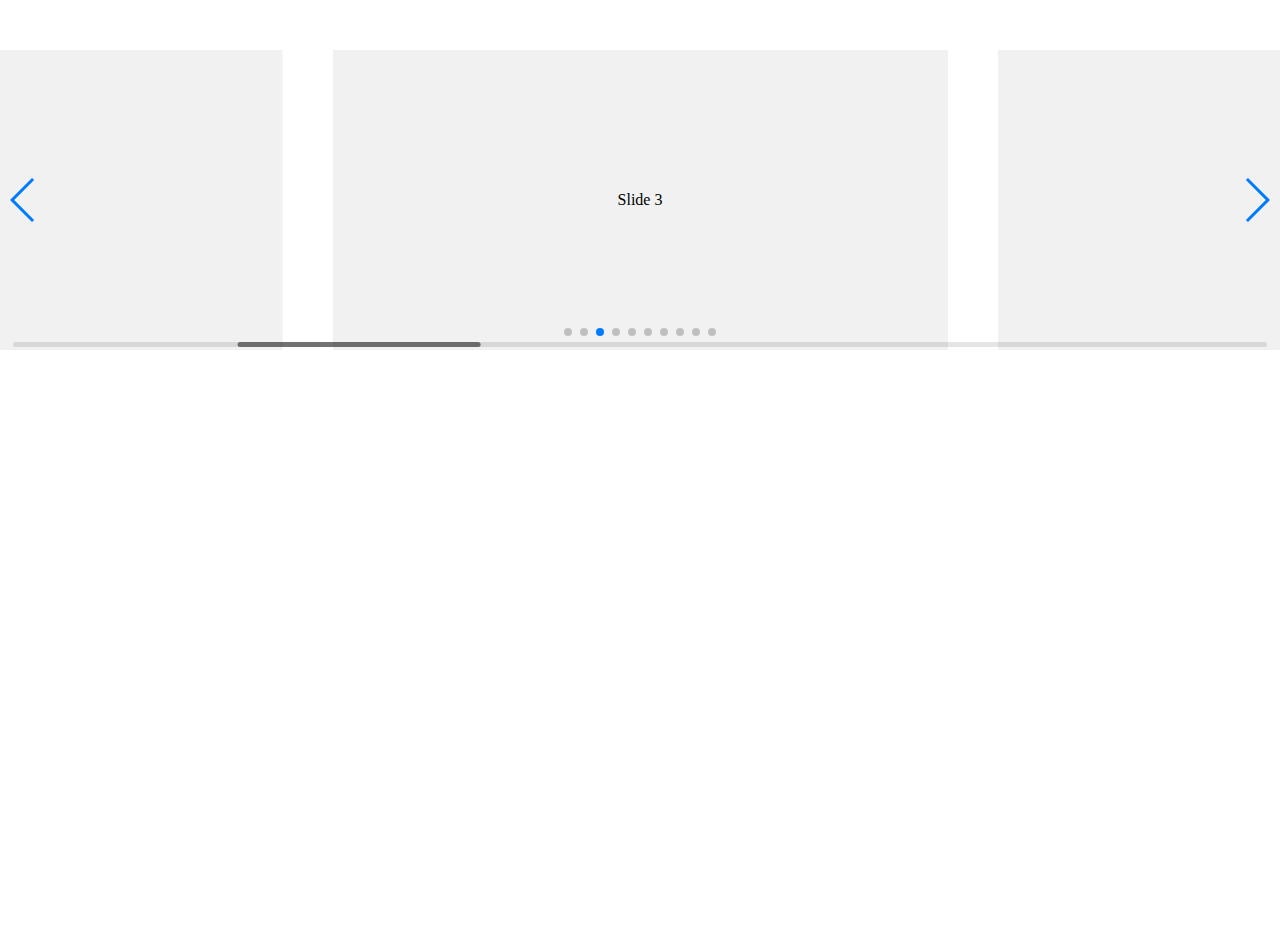
<file: swiper-4.4.2/playground/index.html>
<!doctype html>
<html lang="en">
<head>
    <meta charset="UTF-8">
    <title>Swiper Playground</title>
    <link rel="stylesheet" href="../dist/css/swiper.min.css">
    <meta name="viewport" content="width=device-width">
</head>
<body>
    <div class="swiper-container">
        <div class="swiper-scrollbar"></div>
        <div class="swiper-button-prev"></div>
        <div class="swiper-button-next"></div>
        <div class="swiper-wrapper">
            <div class="swiper-slide">Slide 1</div>
            <div class="swiper-slide">Slide 2</div>
            <div class="swiper-slide">Slide 3</div>
            <div class="swiper-slide">Slide 4</div>
            <div class="swiper-slide">Slide 5</div>
            <div class="swiper-slide">Slide 6</div>
            <div class="swiper-slide">Slide 7</div>
            <div class="swiper-slide">Slide 8</div>
            <div class="swiper-slide">Slide 9</div>
            <div class="swiper-slide">Slide 10</div>
        </div>
        <div class="swiper-pagination"></div>
    </div>
    <style>
    body, html {
        padding: 0;
        margin: 0;
        position: relative;
        height: 100%;
    }
    .swiper-container {
        width: 100%;
        height: 300px;
        margin: 50px auto;
    }
    .swiper-slide {
        background: #f1f1f1;
        color:#000;
        text-align: center;
        line-height: 300px;
    }
    </style>
    <script src="../dist/js/swiper.min.js"></script>
    <script>
        var swiper = new Swiper({
            el: '.swiper-container',
            initialSlide: 2,
            spaceBetween: 50,
            slidesPerView: 2,
            centeredSlides: true,
            slideToClickedSlide: true,
            grabCursor: true,
            scrollbar: {
              el: '.swiper-scrollbar',
            },
            mousewheel: {
              enabled: true,
            },
            keyboard: {
              enabled: true,
            },
            pagination: {
              el: '.swiper-pagination',
            },
            navigation: {
              nextEl: '.swiper-button-next',
              prevEl: '.swiper-button-prev',
            },
        });
    </script>
</body>
</html>
</file>
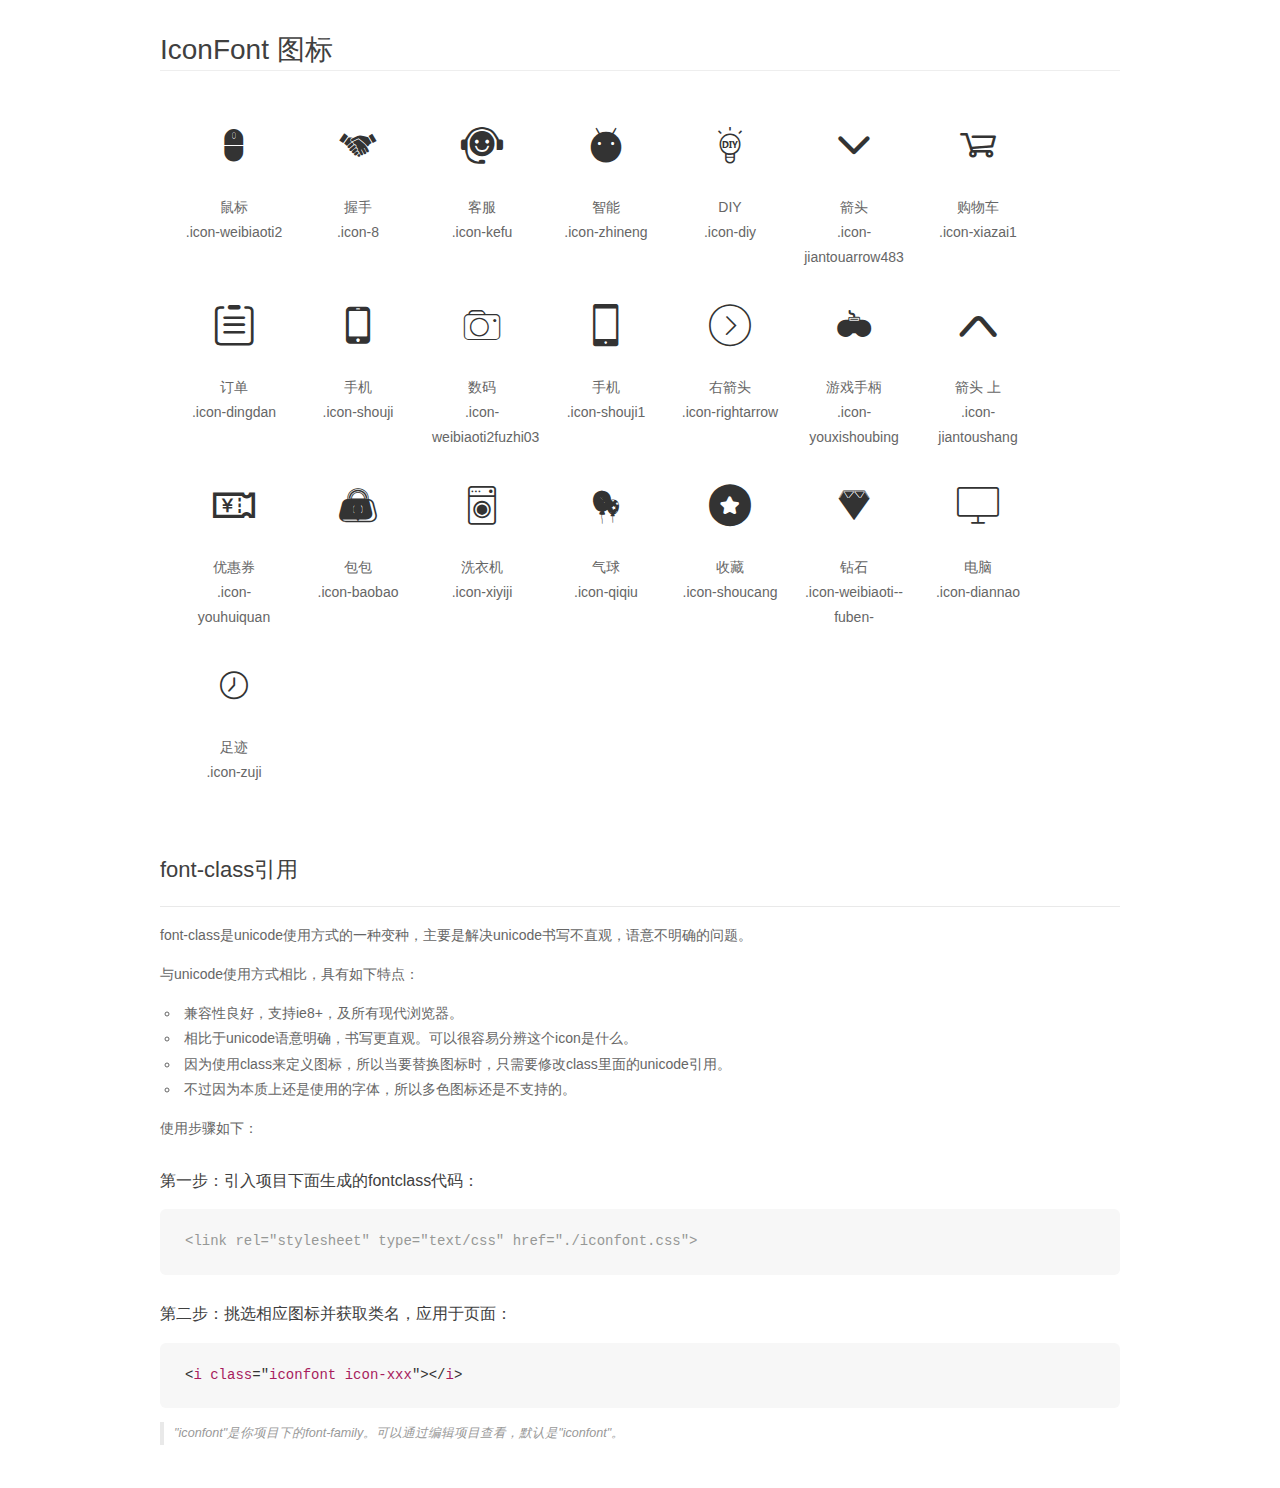
<file: font/demo_fontclass.html>
<!DOCTYPE html>
<html>
<head>
    <meta charset="utf-8"/>
    <title>IconFont</title>
    <link rel="stylesheet" href="demo.css">
    <link rel="stylesheet" href="iconfont.css">
</head>
<body>
    <div class="main markdown">
        <h1>IconFont 图标</h1>
        <ul class="icon_lists clear">
            
                <li>
                <i class="icon iconfont icon-weibiaoti2"></i>
                    <div class="name">鼠标</div>
                    <div class="fontclass">.icon-weibiaoti2</div>
                </li>
            
                <li>
                <i class="icon iconfont icon-8"></i>
                    <div class="name">握手</div>
                    <div class="fontclass">.icon-8</div>
                </li>
            
                <li>
                <i class="icon iconfont icon-kefu"></i>
                    <div class="name">客服</div>
                    <div class="fontclass">.icon-kefu</div>
                </li>
            
                <li>
                <i class="icon iconfont icon-zhineng"></i>
                    <div class="name">智能</div>
                    <div class="fontclass">.icon-zhineng</div>
                </li>
            
                <li>
                <i class="icon iconfont icon-diy"></i>
                    <div class="name">DIY</div>
                    <div class="fontclass">.icon-diy</div>
                </li>
            
                <li>
                <i class="icon iconfont icon-jiantouarrow483"></i>
                    <div class="name">箭头</div>
                    <div class="fontclass">.icon-jiantouarrow483</div>
                </li>
            
                <li>
                <i class="icon iconfont icon-xiazai1"></i>
                    <div class="name">购物车</div>
                    <div class="fontclass">.icon-xiazai1</div>
                </li>
            
                <li>
                <i class="icon iconfont icon-dingdan"></i>
                    <div class="name">订单</div>
                    <div class="fontclass">.icon-dingdan</div>
                </li>
            
                <li>
                <i class="icon iconfont icon-shouji"></i>
                    <div class="name">手机</div>
                    <div class="fontclass">.icon-shouji</div>
                </li>
            
                <li>
                <i class="icon iconfont icon-weibiaoti2fuzhi03"></i>
                    <div class="name">数码</div>
                    <div class="fontclass">.icon-weibiaoti2fuzhi03</div>
                </li>
            
                <li>
                <i class="icon iconfont icon-shouji1"></i>
                    <div class="name">手机</div>
                    <div class="fontclass">.icon-shouji1</div>
                </li>
            
                <li>
                <i class="icon iconfont icon-rightarrow"></i>
                    <div class="name">右箭头</div>
                    <div class="fontclass">.icon-rightarrow</div>
                </li>
            
                <li>
                <i class="icon iconfont icon-youxishoubing"></i>
                    <div class="name">游戏手柄</div>
                    <div class="fontclass">.icon-youxishoubing</div>
                </li>
            
                <li>
                <i class="icon iconfont icon-jiantoushang"></i>
                    <div class="name">箭头 上</div>
                    <div class="fontclass">.icon-jiantoushang</div>
                </li>
            
                <li>
                <i class="icon iconfont icon-youhuiquan"></i>
                    <div class="name">优惠券</div>
                    <div class="fontclass">.icon-youhuiquan</div>
                </li>
            
                <li>
                <i class="icon iconfont icon-baobao"></i>
                    <div class="name">包包</div>
                    <div class="fontclass">.icon-baobao</div>
                </li>
            
                <li>
                <i class="icon iconfont icon-xiyiji"></i>
                    <div class="name">洗衣机</div>
                    <div class="fontclass">.icon-xiyiji</div>
                </li>
            
                <li>
                <i class="icon iconfont icon-qiqiu"></i>
                    <div class="name">气球</div>
                    <div class="fontclass">.icon-qiqiu</div>
                </li>
            
                <li>
                <i class="icon iconfont icon-shoucang"></i>
                    <div class="name">收藏</div>
                    <div class="fontclass">.icon-shoucang</div>
                </li>
            
                <li>
                <i class="icon iconfont icon-weibiaoti--fuben-"></i>
                    <div class="name">钻石</div>
                    <div class="fontclass">.icon-weibiaoti--fuben-</div>
                </li>
            
                <li>
                <i class="icon iconfont icon-diannao"></i>
                    <div class="name">电脑</div>
                    <div class="fontclass">.icon-diannao</div>
                </li>
            
                <li>
                <i class="icon iconfont icon-zuji"></i>
                    <div class="name">足迹</div>
                    <div class="fontclass">.icon-zuji</div>
                </li>
            
        </ul>

        <h2 id="font-class-">font-class引用</h2>
        <hr>

        <p>font-class是unicode使用方式的一种变种，主要是解决unicode书写不直观，语意不明确的问题。</p>
        <p>与unicode使用方式相比，具有如下特点：</p>
        <ul>
        <li>兼容性良好，支持ie8+，及所有现代浏览器。</li>
        <li>相比于unicode语意明确，书写更直观。可以很容易分辨这个icon是什么。</li>
        <li>因为使用class来定义图标，所以当要替换图标时，只需要修改class里面的unicode引用。</li>
        <li>不过因为本质上还是使用的字体，所以多色图标还是不支持的。</li>
        </ul>
        <p>使用步骤如下：</p>
        <h3 id="-fontclass-">第一步：引入项目下面生成的fontclass代码：</h3>


        <pre><code class="lang-js hljs javascript"><span class="hljs-comment">&lt;link rel="stylesheet" type="text/css" href="./iconfont.css"&gt;</span></code></pre>
        <h3 id="-">第二步：挑选相应图标并获取类名，应用于页面：</h3>
        <pre><code class="lang-css hljs">&lt;<span class="hljs-selector-tag">i</span> <span class="hljs-selector-tag">class</span>="<span class="hljs-selector-tag">iconfont</span> <span class="hljs-selector-tag">icon-xxx</span>"&gt;&lt;/<span class="hljs-selector-tag">i</span>&gt;</code></pre>
        <blockquote>
        <p>"iconfont"是你项目下的font-family。可以通过编辑项目查看，默认是"iconfont"。</p>
        </blockquote>
    </div>
</body>
</html>
</file>
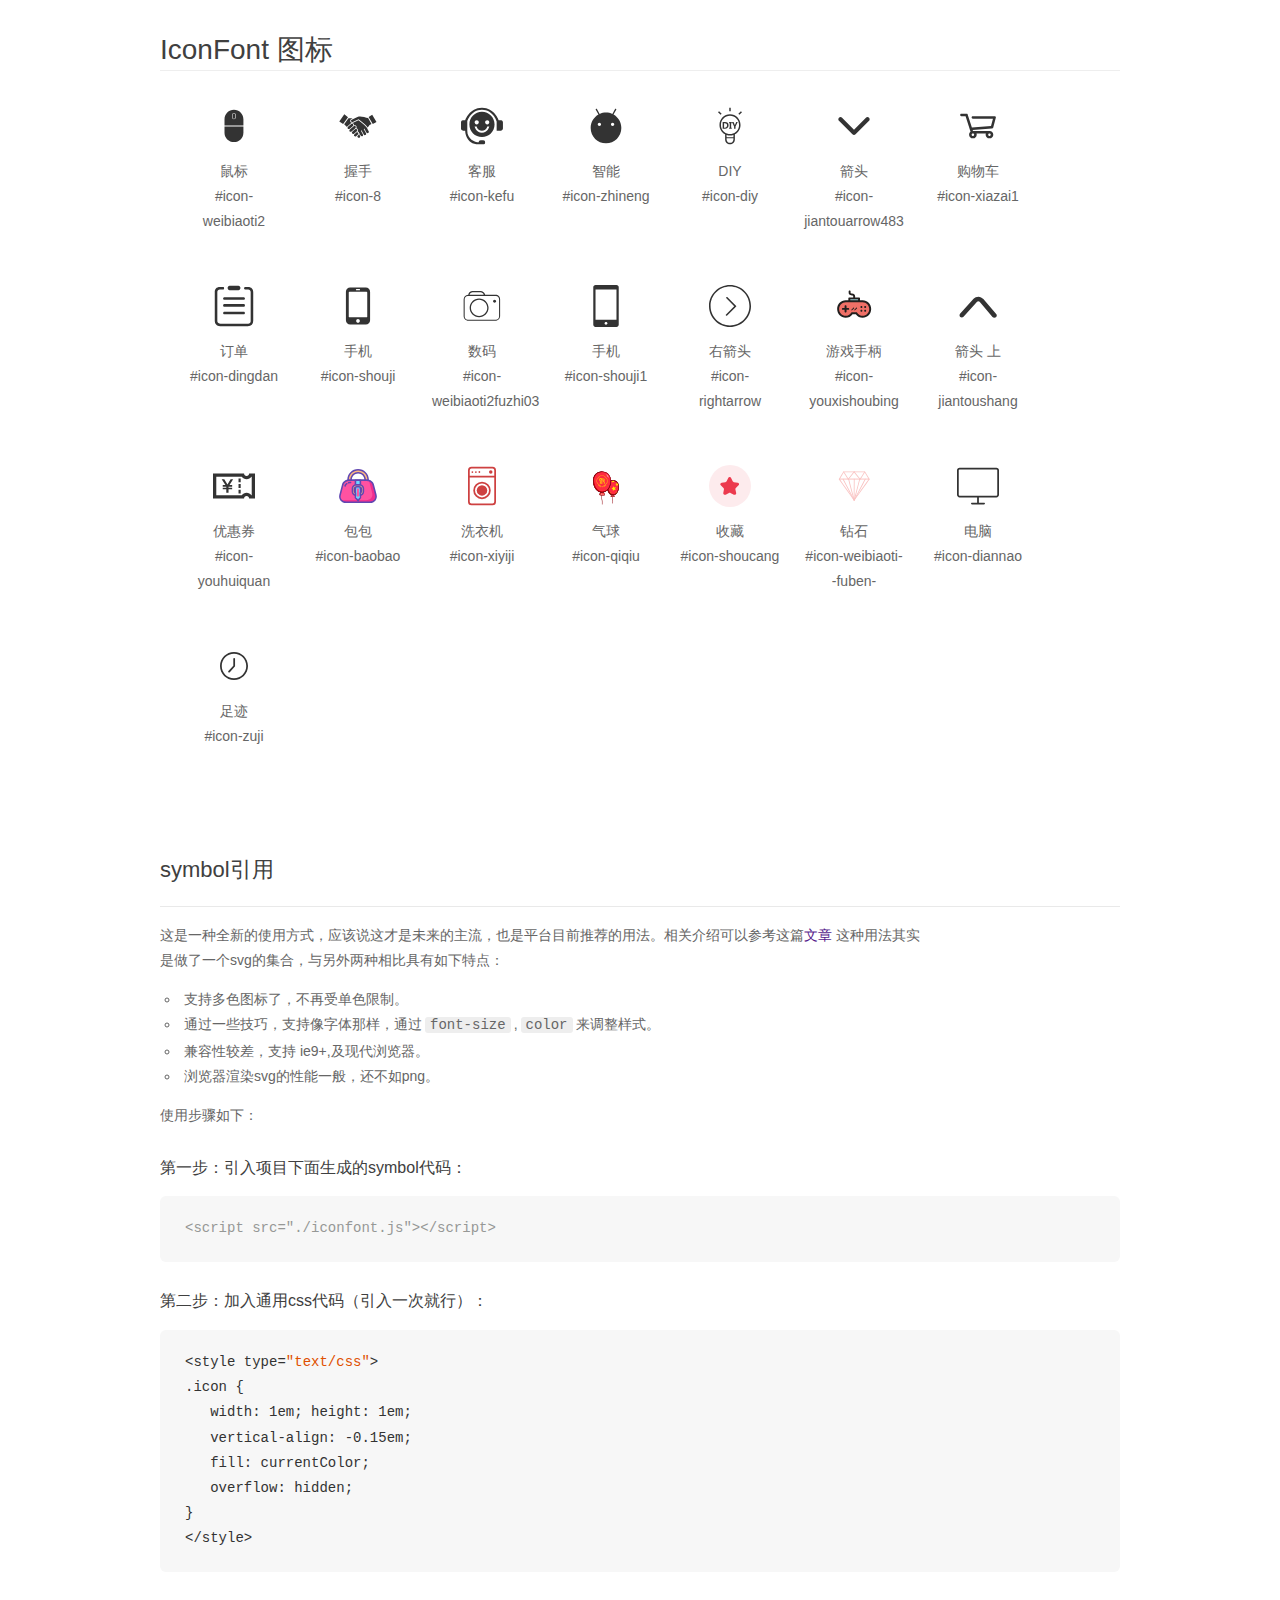
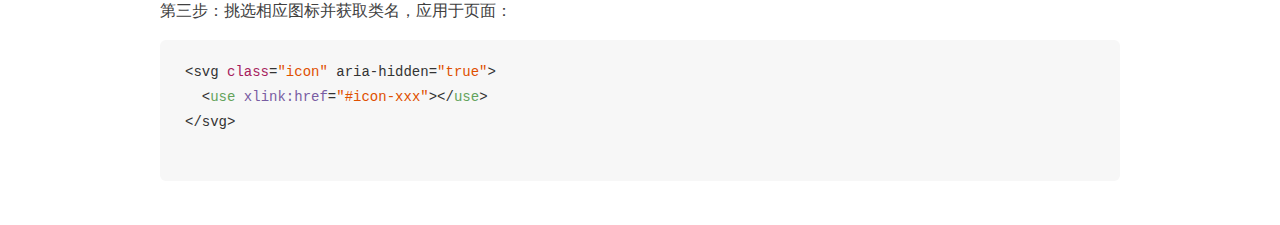
<file: font/demo_symbol.html>
<!DOCTYPE html>
<html>
<head>
    <meta charset="utf-8"/>
    <title>IconFont</title>
    <link rel="stylesheet" href="demo.css">
    <script src="iconfont.js"></script>

    <style type="text/css">
        .icon {
          /* 通过设置 font-size 来改变图标大小 */
          width: 1em; height: 1em;
          /* 图标和文字相邻时，垂直对齐 */
          vertical-align: -0.15em;
          /* 通过设置 color 来改变 SVG 的颜色/fill */
          fill: currentColor;
          /* path 和 stroke 溢出 viewBox 部分在 IE 下会显示
             normalize.css 中也包含这行 */
          overflow: hidden;
        }

    </style>
</head>
<body>
    <div class="main markdown">
        <h1>IconFont 图标</h1>
        <ul class="icon_lists clear">
            
                <li>
                    <svg class="icon" aria-hidden="true">
                        <use xlink:href="#icon-weibiaoti2"></use>
                    </svg>
                    <div class="name">鼠标</div>
                    <div class="fontclass">#icon-weibiaoti2</div>
                </li>
            
                <li>
                    <svg class="icon" aria-hidden="true">
                        <use xlink:href="#icon-8"></use>
                    </svg>
                    <div class="name">握手</div>
                    <div class="fontclass">#icon-8</div>
                </li>
            
                <li>
                    <svg class="icon" aria-hidden="true">
                        <use xlink:href="#icon-kefu"></use>
                    </svg>
                    <div class="name">客服</div>
                    <div class="fontclass">#icon-kefu</div>
                </li>
            
                <li>
                    <svg class="icon" aria-hidden="true">
                        <use xlink:href="#icon-zhineng"></use>
                    </svg>
                    <div class="name">智能</div>
                    <div class="fontclass">#icon-zhineng</div>
                </li>
            
                <li>
                    <svg class="icon" aria-hidden="true">
                        <use xlink:href="#icon-diy"></use>
                    </svg>
                    <div class="name">DIY</div>
                    <div class="fontclass">#icon-diy</div>
                </li>
            
                <li>
                    <svg class="icon" aria-hidden="true">
                        <use xlink:href="#icon-jiantouarrow483"></use>
                    </svg>
                    <div class="name">箭头</div>
                    <div class="fontclass">#icon-jiantouarrow483</div>
                </li>
            
                <li>
                    <svg class="icon" aria-hidden="true">
                        <use xlink:href="#icon-xiazai1"></use>
                    </svg>
                    <div class="name">购物车</div>
                    <div class="fontclass">#icon-xiazai1</div>
                </li>
            
                <li>
                    <svg class="icon" aria-hidden="true">
                        <use xlink:href="#icon-dingdan"></use>
                    </svg>
                    <div class="name">订单</div>
                    <div class="fontclass">#icon-dingdan</div>
                </li>
            
                <li>
                    <svg class="icon" aria-hidden="true">
                        <use xlink:href="#icon-shouji"></use>
                    </svg>
                    <div class="name">手机</div>
                    <div class="fontclass">#icon-shouji</div>
                </li>
            
                <li>
                    <svg class="icon" aria-hidden="true">
                        <use xlink:href="#icon-weibiaoti2fuzhi03"></use>
                    </svg>
                    <div class="name">数码</div>
                    <div class="fontclass">#icon-weibiaoti2fuzhi03</div>
                </li>
            
                <li>
                    <svg class="icon" aria-hidden="true">
                        <use xlink:href="#icon-shouji1"></use>
                    </svg>
                    <div class="name">手机</div>
                    <div class="fontclass">#icon-shouji1</div>
                </li>
            
                <li>
                    <svg class="icon" aria-hidden="true">
                        <use xlink:href="#icon-rightarrow"></use>
                    </svg>
                    <div class="name">右箭头</div>
                    <div class="fontclass">#icon-rightarrow</div>
                </li>
            
                <li>
                    <svg class="icon" aria-hidden="true">
                        <use xlink:href="#icon-youxishoubing"></use>
                    </svg>
                    <div class="name">游戏手柄</div>
                    <div class="fontclass">#icon-youxishoubing</div>
                </li>
            
                <li>
                    <svg class="icon" aria-hidden="true">
                        <use xlink:href="#icon-jiantoushang"></use>
                    </svg>
                    <div class="name">箭头 上</div>
                    <div class="fontclass">#icon-jiantoushang</div>
                </li>
            
                <li>
                    <svg class="icon" aria-hidden="true">
                        <use xlink:href="#icon-youhuiquan"></use>
                    </svg>
                    <div class="name">优惠券</div>
                    <div class="fontclass">#icon-youhuiquan</div>
                </li>
            
                <li>
                    <svg class="icon" aria-hidden="true">
                        <use xlink:href="#icon-baobao"></use>
                    </svg>
                    <div class="name">包包</div>
                    <div class="fontclass">#icon-baobao</div>
                </li>
            
                <li>
                    <svg class="icon" aria-hidden="true">
                        <use xlink:href="#icon-xiyiji"></use>
                    </svg>
                    <div class="name">洗衣机</div>
                    <div class="fontclass">#icon-xiyiji</div>
                </li>
            
                <li>
                    <svg class="icon" aria-hidden="true">
                        <use xlink:href="#icon-qiqiu"></use>
                    </svg>
                    <div class="name">气球</div>
                    <div class="fontclass">#icon-qiqiu</div>
                </li>
            
                <li>
                    <svg class="icon" aria-hidden="true">
                        <use xlink:href="#icon-shoucang"></use>
                    </svg>
                    <div class="name">收藏</div>
                    <div class="fontclass">#icon-shoucang</div>
                </li>
            
                <li>
                    <svg class="icon" aria-hidden="true">
                        <use xlink:href="#icon-weibiaoti--fuben-"></use>
                    </svg>
                    <div class="name">钻石</div>
                    <div class="fontclass">#icon-weibiaoti--fuben-</div>
                </li>
            
                <li>
                    <svg class="icon" aria-hidden="true">
                        <use xlink:href="#icon-diannao"></use>
                    </svg>
                    <div class="name">电脑</div>
                    <div class="fontclass">#icon-diannao</div>
                </li>
            
                <li>
                    <svg class="icon" aria-hidden="true">
                        <use xlink:href="#icon-zuji"></use>
                    </svg>
                    <div class="name">足迹</div>
                    <div class="fontclass">#icon-zuji</div>
                </li>
            
        </ul>


        <h2 id="symbol-">symbol引用</h2>
        <hr>

        <p>这是一种全新的使用方式，应该说这才是未来的主流，也是平台目前推荐的用法。相关介绍可以参考这篇<a href="">文章</a>
        这种用法其实是做了一个svg的集合，与另外两种相比具有如下特点：</p>
        <ul>
          <li>支持多色图标了，不再受单色限制。</li>
          <li>通过一些技巧，支持像字体那样，通过<code>font-size</code>,<code>color</code>来调整样式。</li>
          <li>兼容性较差，支持 ie9+,及现代浏览器。</li>
          <li>浏览器渲染svg的性能一般，还不如png。</li>
        </ul>
        <p>使用步骤如下：</p>
        <h3 id="-symbol-">第一步：引入项目下面生成的symbol代码：</h3>
        <pre><code class="lang-js hljs javascript"><span class="hljs-comment">&lt;script src="./iconfont.js"&gt;&lt;/script&gt;</span></code></pre>
        <h3 id="-css-">第二步：加入通用css代码（引入一次就行）：</h3>
        <pre><code class="lang-js hljs javascript">&lt;style type=<span class="hljs-string">"text/css"</span>&gt;
.icon {
   width: <span class="hljs-number">1</span>em; height: <span class="hljs-number">1</span>em;
   vertical-align: <span class="hljs-number">-0.15</span>em;
   fill: currentColor;
   overflow: hidden;
}
&lt;<span class="hljs-regexp">/style&gt;</span></code></pre>
        <h3 id="-">第三步：挑选相应图标并获取类名，应用于页面：</h3>
        <pre><code class="lang-js hljs javascript">&lt;svg <span class="hljs-class"><span class="hljs-keyword">class</span></span>=<span class="hljs-string">"icon"</span> aria-hidden=<span class="hljs-string">"true"</span>&gt;<span class="xml"><span class="hljs-tag">
  &lt;<span class="hljs-name">use</span> <span class="hljs-attr">xlink:href</span>=<span class="hljs-string">"#icon-xxx"</span>&gt;</span><span class="hljs-tag">&lt;/<span class="hljs-name">use</span>&gt;</span>
</span>&lt;<span class="hljs-regexp">/svg&gt;
        </span></code></pre>
    </div>
</body>
</html>
</file>
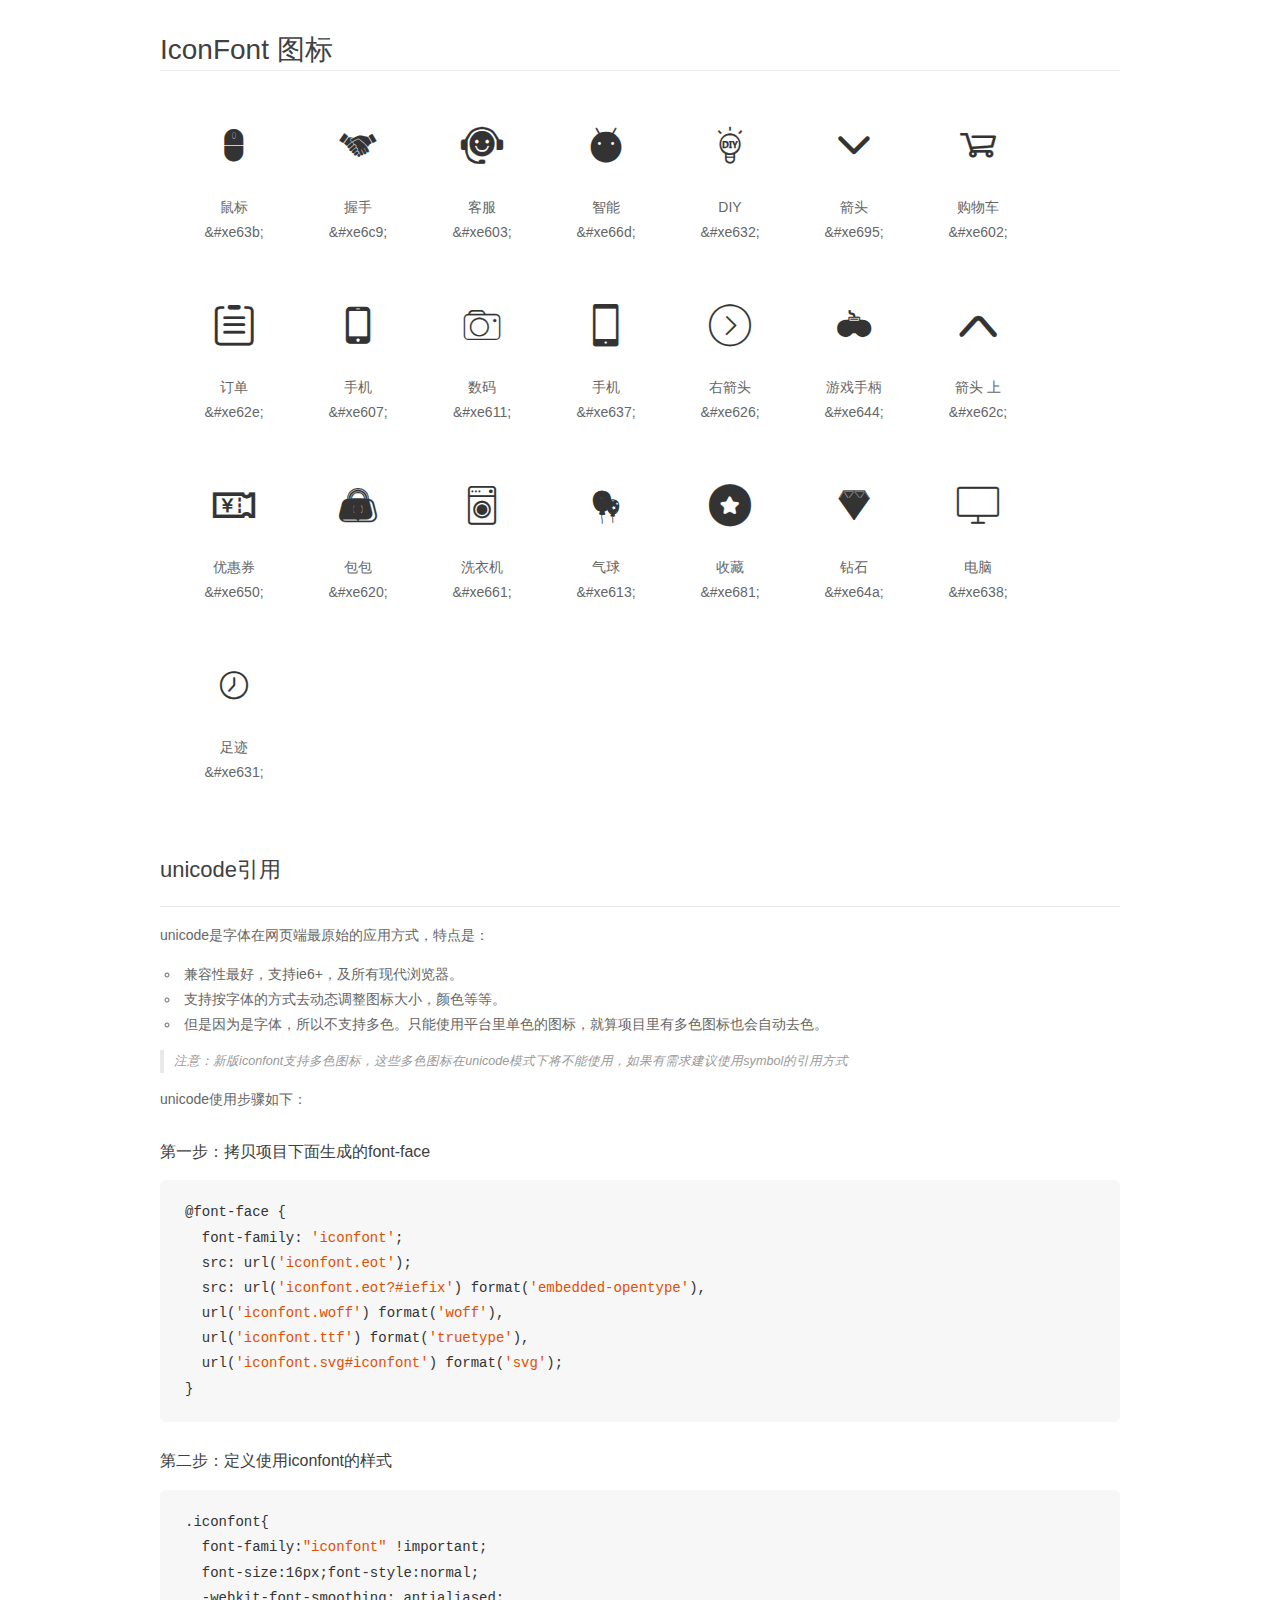
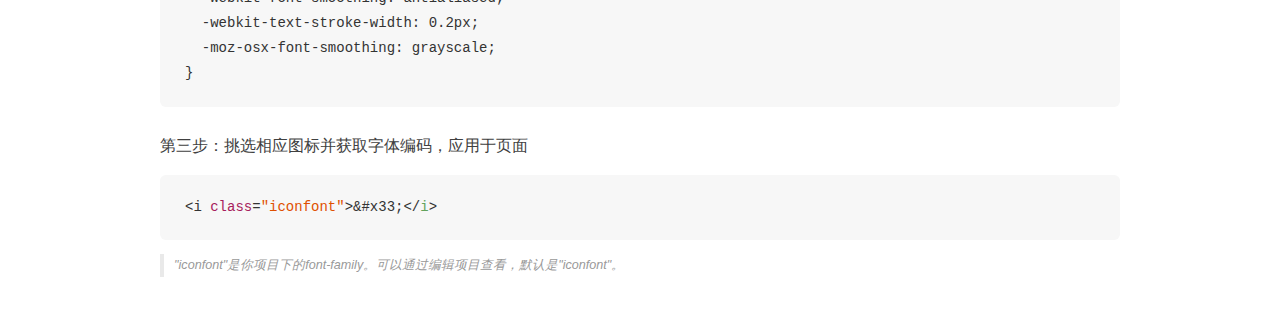
<file: font/demo_unicode.html>
<!DOCTYPE html>
<html>
<head>
    <meta charset="utf-8"/>
    <title>IconFont</title>
    <link rel="stylesheet" href="demo.css">

    <style type="text/css">

        @font-face {font-family: "iconfont";
          src: url('iconfont.eot'); /* IE9*/
          src: url('iconfont.eot#iefix') format('embedded-opentype'), /* IE6-IE8 */
          url('iconfont.woff') format('woff'), /* chrome, firefox */
          url('iconfont.ttf') format('truetype'), /* chrome, firefox, opera, Safari, Android, iOS 4.2+*/
          url('iconfont.svg#iconfont') format('svg'); /* iOS 4.1- */
        }

        .iconfont {
          font-family:"iconfont" !important;
          font-size:16px;
          font-style:normal;
          -webkit-font-smoothing: antialiased;
          -webkit-text-stroke-width: 0.2px;
          -moz-osx-font-smoothing: grayscale;
        }

    </style>
</head>
<body>
    <div class="main markdown">
        <h1>IconFont 图标</h1>
        <ul class="icon_lists clear">
            
                <li>
                <i class="icon iconfont">&#xe63b;</i>
                    <div class="name">鼠标</div>
                    <div class="code">&amp;#xe63b;</div>
                </li>
            
                <li>
                <i class="icon iconfont">&#xe6c9;</i>
                    <div class="name">握手</div>
                    <div class="code">&amp;#xe6c9;</div>
                </li>
            
                <li>
                <i class="icon iconfont">&#xe603;</i>
                    <div class="name">客服</div>
                    <div class="code">&amp;#xe603;</div>
                </li>
            
                <li>
                <i class="icon iconfont">&#xe66d;</i>
                    <div class="name">智能</div>
                    <div class="code">&amp;#xe66d;</div>
                </li>
            
                <li>
                <i class="icon iconfont">&#xe632;</i>
                    <div class="name">DIY</div>
                    <div class="code">&amp;#xe632;</div>
                </li>
            
                <li>
                <i class="icon iconfont">&#xe695;</i>
                    <div class="name">箭头</div>
                    <div class="code">&amp;#xe695;</div>
                </li>
            
                <li>
                <i class="icon iconfont">&#xe602;</i>
                    <div class="name">购物车</div>
                    <div class="code">&amp;#xe602;</div>
                </li>
            
                <li>
                <i class="icon iconfont">&#xe62e;</i>
                    <div class="name">订单</div>
                    <div class="code">&amp;#xe62e;</div>
                </li>
            
                <li>
                <i class="icon iconfont">&#xe607;</i>
                    <div class="name">手机</div>
                    <div class="code">&amp;#xe607;</div>
                </li>
            
                <li>
                <i class="icon iconfont">&#xe611;</i>
                    <div class="name">数码</div>
                    <div class="code">&amp;#xe611;</div>
                </li>
            
                <li>
                <i class="icon iconfont">&#xe637;</i>
                    <div class="name">手机</div>
                    <div class="code">&amp;#xe637;</div>
                </li>
            
                <li>
                <i class="icon iconfont">&#xe626;</i>
                    <div class="name">右箭头</div>
                    <div class="code">&amp;#xe626;</div>
                </li>
            
                <li>
                <i class="icon iconfont">&#xe644;</i>
                    <div class="name">游戏手柄</div>
                    <div class="code">&amp;#xe644;</div>
                </li>
            
                <li>
                <i class="icon iconfont">&#xe62c;</i>
                    <div class="name">箭头 上</div>
                    <div class="code">&amp;#xe62c;</div>
                </li>
            
                <li>
                <i class="icon iconfont">&#xe650;</i>
                    <div class="name">优惠券</div>
                    <div class="code">&amp;#xe650;</div>
                </li>
            
                <li>
                <i class="icon iconfont">&#xe620;</i>
                    <div class="name">包包</div>
                    <div class="code">&amp;#xe620;</div>
                </li>
            
                <li>
                <i class="icon iconfont">&#xe661;</i>
                    <div class="name">洗衣机</div>
                    <div class="code">&amp;#xe661;</div>
                </li>
            
                <li>
                <i class="icon iconfont">&#xe613;</i>
                    <div class="name">气球</div>
                    <div class="code">&amp;#xe613;</div>
                </li>
            
                <li>
                <i class="icon iconfont">&#xe681;</i>
                    <div class="name">收藏</div>
                    <div class="code">&amp;#xe681;</div>
                </li>
            
                <li>
                <i class="icon iconfont">&#xe64a;</i>
                    <div class="name">钻石</div>
                    <div class="code">&amp;#xe64a;</div>
                </li>
            
                <li>
                <i class="icon iconfont">&#xe638;</i>
                    <div class="name">电脑</div>
                    <div class="code">&amp;#xe638;</div>
                </li>
            
                <li>
                <i class="icon iconfont">&#xe631;</i>
                    <div class="name">足迹</div>
                    <div class="code">&amp;#xe631;</div>
                </li>
            
        </ul>
        <h2 id="unicode-">unicode引用</h2>
        <hr>

        <p>unicode是字体在网页端最原始的应用方式，特点是：</p>
        <ul>
        <li>兼容性最好，支持ie6+，及所有现代浏览器。</li>
        <li>支持按字体的方式去动态调整图标大小，颜色等等。</li>
        <li>但是因为是字体，所以不支持多色。只能使用平台里单色的图标，就算项目里有多色图标也会自动去色。</li>
        </ul>
        <blockquote>
        <p>注意：新版iconfont支持多色图标，这些多色图标在unicode模式下将不能使用，如果有需求建议使用symbol的引用方式</p>
        </blockquote>
        <p>unicode使用步骤如下：</p>
        <h3 id="-font-face">第一步：拷贝项目下面生成的font-face</h3>
        <pre><code class="lang-js hljs javascript">@font-face {
  font-family: <span class="hljs-string">'iconfont'</span>;
  src: url(<span class="hljs-string">'iconfont.eot'</span>);
  src: url(<span class="hljs-string">'iconfont.eot?#iefix'</span>) format(<span class="hljs-string">'embedded-opentype'</span>),
  url(<span class="hljs-string">'iconfont.woff'</span>) format(<span class="hljs-string">'woff'</span>),
  url(<span class="hljs-string">'iconfont.ttf'</span>) format(<span class="hljs-string">'truetype'</span>),
  url(<span class="hljs-string">'iconfont.svg#iconfont'</span>) format(<span class="hljs-string">'svg'</span>);
}
</code></pre>
        <h3 id="-iconfont-">第二步：定义使用iconfont的样式</h3>
        <pre><code class="lang-js hljs javascript">.iconfont{
  font-family:<span class="hljs-string">"iconfont"</span> !important;
  font-size:<span class="hljs-number">16</span>px;font-style:normal;
  -webkit-font-smoothing: antialiased;
  -webkit-text-stroke-width: <span class="hljs-number">0.2</span>px;
  -moz-osx-font-smoothing: grayscale;
}
</code></pre>
        <h3 id="-">第三步：挑选相应图标并获取字体编码，应用于页面</h3>
        <pre><code class="lang-js hljs javascript">&lt;i <span class="hljs-class"><span class="hljs-keyword">class</span></span>=<span class="hljs-string">"iconfont"</span>&gt;&amp;#x33;<span class="xml"><span class="hljs-tag">&lt;/<span class="hljs-name">i</span>&gt;</span></span></code></pre>

        <blockquote>
        <p>"iconfont"是你项目下的font-family。可以通过编辑项目查看，默认是"iconfont"。</p>
        </blockquote>
    </div>


</body>
</html>
</file>
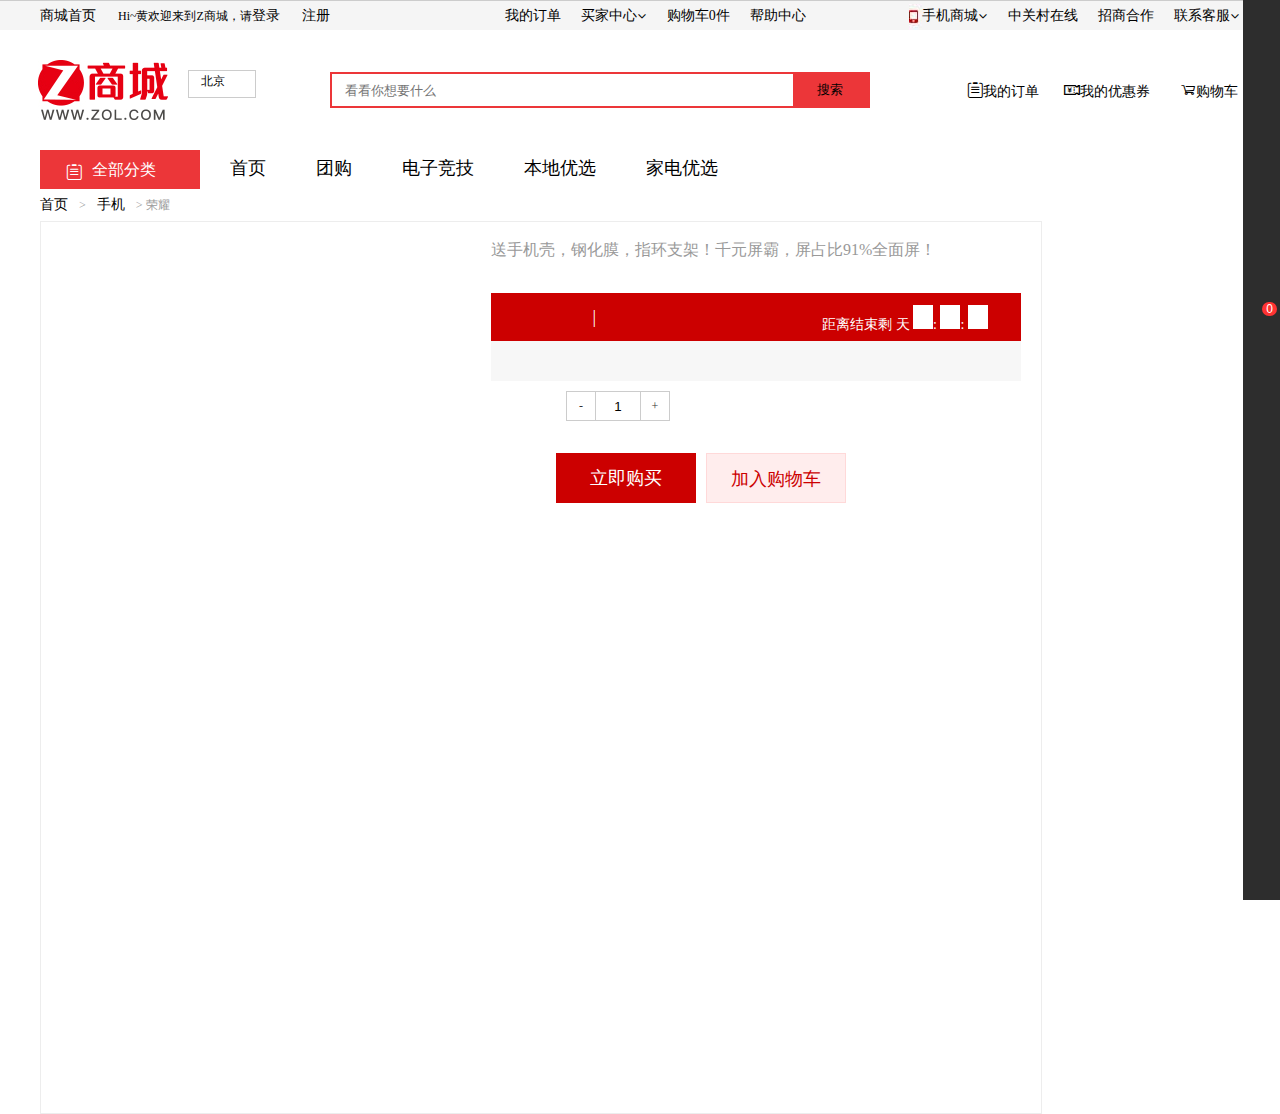
<file: html/details.html>
<!DOCTYPE html>
<html lang="en">
<head>
    <meta charset="UTF-8">
    <meta name="viewport" content="width=device-width, initial-scale=1.0">
    <meta http-equiv="X-UA-Compatible" content="ie=edge">
    <link rel="stylesheet" type="text/css" href="../css/details.css">
    <link rel="stylesheet" type="text/css" href="../font/iconfont.css">
    <title>Document</title>
</head>
<body>
    <header>
        <div class = "headerShow">
            <ul class = "headerLeft left">
                <li><a href="../index.html">商城首页</a></li>
                <li>Hi~黄欢迎来到Z商城，请<a href="register.html">登录</a></li>
                <li> <a href="login.html">注册</a></li>
            </ul>
            <ul class = "headerMid left">
                <li><a href="">我的订单</a></li>
                <li><a href="">买家中心<i class="iconfont">&#xe695;</i></a></li>
                <li><a href="">购物车0件</a></li>
                <li><a href="">帮助中心</a></li>
            </ul>
            <ul class = "headerRig right">
                <li class= "phone-shopping"><a href=""><img src="../img/h1.jpg">手机商城<i class="iconfont">&#xe695;</i></a></li>
                <li><a href="">中关村在线</a></li>
                <li><a href="">招商合作</a></li>
                <li><a href="">联系客服<i class="iconfont">&#xe695;</i></a></li>
            </ul>
            <div class= "header-qrcord">
                <img src="../img/qr1.png">
            </div>
        </div>
    </header>
    <div id = "rightNav">
        <div class="right-box">
            <div>
                <div class="icon1"></div>
            </div>
            <div>
                    <div class="icon2"></div>
            </div>
            <div class="zc-number-f">
                    <div class="icon3"></div>
                    <span class="zc-number">0</span>
            </div>
            <div>
                    <div class="icon4"></div>
            </div>
        </div>	
    </div>
    <div class = "top">
		<div class = "topShow">
			<h1 class= "left"><img src="../img/sc1.jpg"></h1>
			<div class = "city-location left">
				<span class = "city-name">北京</span>
			</div>
			<div class = " quick-entry right ">
				<a href="shopcar.html" class = 'car'><i class="iconfont">&#xe602;</i>购物车</a>
				<a href="" class= "coupon"><i class="iconfont">&#xe650;</i>我的优惠券</a>
				<a href="" class= "order"><i class="iconfont">&#xe62e;</i>我的订单</a>
			</div>
			<div class = " search-box right ">
				<input type="text" name = "keyword" placeholder=" 看看你想要什么" class= "search-text">;
				<input type = "submit" class = "search-btn" value = "搜索">
			</div>
		</div>
    </div>
    <div class = "navMid">
        <div class = "navShow">
            <div class="category-body">	
                <ul class= "nav-header">
                    <li><a href="">首页</a></li>
                    <li><a href="">团购</a></li>
                    <li class="w92"><a href="">电子竞技</a></li>
                    <li class="w92"><a href="">本地优选</a></li>
                    <li class="w92"><a href="">家电优选</a></li>
                </ul>	
                <div class="category-nav">
                    <i class="iconfont">&#xe62e;</i>
                    <span class="category-text">全部分类</span>
                </div>
                <div class="category-list">
					<div class= "category-ch"> <i class="iconfont">&#xe637;</i><a href="">手机</a></div>
					<div class= "category-ch"> <i class="iconfont">&#xe638;</i><a href="">电脑</a></div>
					<div class= "category-ch"> <i class="iconfont">&#xe632;</i><a href="">DIY</a></div>
					<div class= "category-ch"> <i class="iconfont">&#xe611;</i><a href="">数码</a></div>
					<div class= "category-ch"> <i class="iconfont">&#xe644;</i><a href="">外设</a></div>
                    <div class= "category-ch"> <i class="iconfont">&#xe66d;</i><a href="">智能</a></div>
                </div>    
            </div>
        </div>       
    </div> 
    <div class="wraper">
        <div class="wraper-top">
            <a href="http://www.zol.com">首页</a>
            >
            <a href="http://www.zol.com/cell_phone/list/c34_s57.html">手机</a>
            >
            <span>荣耀</span>
        </div>
        <div class="wraper-body">
            <div class="wraper-body-all">
                <div class="wraper-body-img">
  
                    <div class="wraper-mark"></div>
                </div>
                <div class="wraper-bigimg">
                    
                </div>
                <div class="wraper-focus">
                    <ul>
                      <li>
                          <a href="" class="wf1"></a>
                          <span class="spa1"></span>
                        </li>
                      <li>
                          <a href="" class="wf2"> </a>
                          <span class="spa1"></span>
                        </li>
                      <li>
                          <a href="" class="wf3">     </a>
                          <span class="spa1"></span>
                        </li>
                      <li>
                          <a href="" class="wf4"></a>
                          <span class="spa1"></span>
                        </li>
                    </ul>
                </div>
            </div>
            <div class="wraper-body-else">
                <h3 class = "else-title">
                    <span class="else-sp ">
                        送手机壳，钢化膜，指环支架！千元屏霸，屏占比91%全面屏！
                    </span>
                </h3>
                <div class="else-body">
                    <a class= "else-body-log" href="">|</a>
                    <a class=" else-body-tim" href=""></a>
                    <div class="else-body-right">
                        <div class="else-right-body">
                            距离结束剩
                            <span></span>天
                            <span class="tim-h"></span>:
                            <span class="tim-m"></span>:
                            <span class="tim-s"></span>
                        </div>
                    </div>
                </div>
                <div class= "else-price">
                    <dl  class="else-price-dl">
                        <dt  class="else-price-dt"></dt>
                        <dd class="else-price-dd">
                            <span class="else-price-sp"></span>
                        </dd>
                       
                    </dl>
                </div>
                <div class = "else-infor">
                        <div class="else-num-dd"> 
                                <div class="else-num-btn">
                                    <div class="else-num-d"> 
                                        <span class="else-ent">-</span>
                                    <input class ="else-text"type="text" value="1">
                                    <span class="else-add">+</span>
                                    </div>                                   
                                </div>
                        </div>
                    <div class="else-btn">
                        <div class="qr-btn" href="">立即购买</div>
                        <div class="car-btn" href="">加入购物车</div>
                    </div>
                </div>
            </div>
        </div>
    </div>   
</body>
</html>
<script src = "../js/details.js"></script>
<script src = "../js/getData.js"></script>
<script src = "../js/jquery-1.11.1.min.js"></script>
<script>
    setInterval(function(){
        function tim(now){
            var d =now.getDate(),
                h =toTwo(now.getHours()),
                m =toTwo(now.getMinutes()),
                s =toTwo(now.getSeconds())
            $(".else-right-body span").html(d)
            $(".tim-h").html(h)
            $(".tim-m").html(m)
            $(".tim-s").html(s)
        }
        function toTwo(val){
            return val<10?"0"+val:val
        }
        var now = new Date()
        tim(now); 
    },1000)
  
</script>
</file>
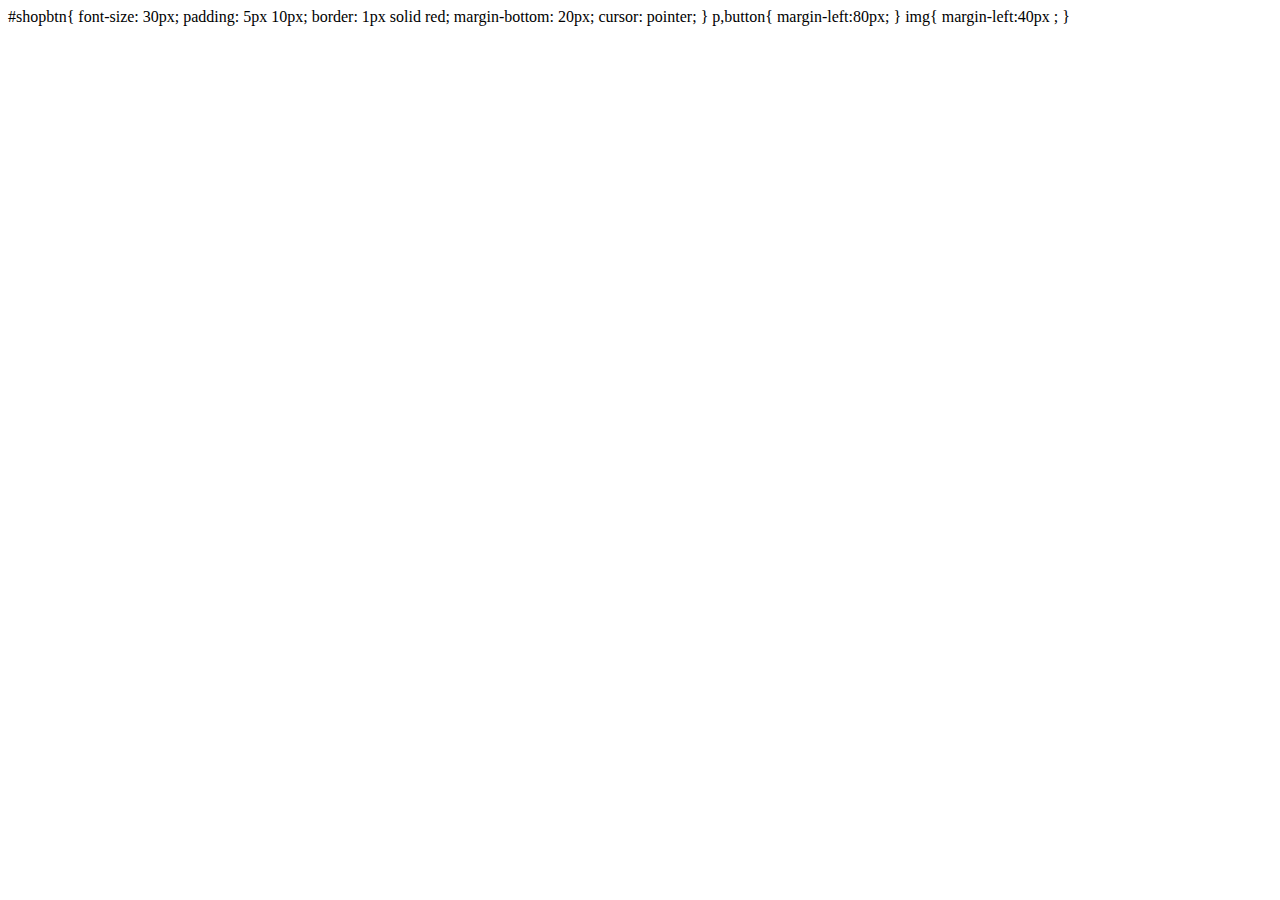
<file: html/page.html>
<!DOCTYPE html>
<html lang="en">
<head>
    <meta charset="UTF-8">
    <meta name="viewport" content="width=device-width, initial-scale=1.0">
    <meta http-equiv="X-UA-Compatible" content="ie=edge">
    <title>Document</title>
</head>
<body>
        #shopbtn{
            font-size: 30px;
            padding: 5px 10px;
            border: 1px solid red;
            margin-bottom: 20px;
            cursor: pointer;
        }
        p,button{
            margin-left:80px;
        }
        img{
            margin-left:40px ;
        } 
</body>
</html>
<script>
    window.onload = function(){
 		var str = location.href;
 		var arr = str.split("?");
 		var pid = arr[1].split("=")[1];
 		$.ajax({
 			type:"get",
 			url:"data.json?id="+new Date().getTime(),
 			async:true,
 			success : function(arr){
 				var page = "";
 				for( var i = 0 ; i < arr.length ; i++ ){
 					var pro = arr[i];
 					if( pro.id == pid ){
 						//找到了要显示的商品信息
 						page = `<img src="img/${pro.src}" alt="" />
								<p>${pro.name}</p>
								<p>${pro.price}</p>
								<button>购买</button>`;
 					}
 				}
 				$(".shopinfo").html( page );				
 			}
 		});
 		
 	}
        /*
        存储
            
            localStorage.属性 = 值
        
            localStorage.name = "何丽玲";
        
            localStorage.setItem("sex","女")
        
         */
        
        
        
        /*
            取
            console.log(localStorage.name)
            console.log(localStorage["age"])
            console.log(localStorage.getItem("sex"))
         */	
        
        
        
        /*
            删
            localStorage.removeItem("name")
        
        
            清除所有
            localStorage.clear();
        
         */
        
        
        // sessionStorage.setItem("sex","女")
        
        
</script>
</file>
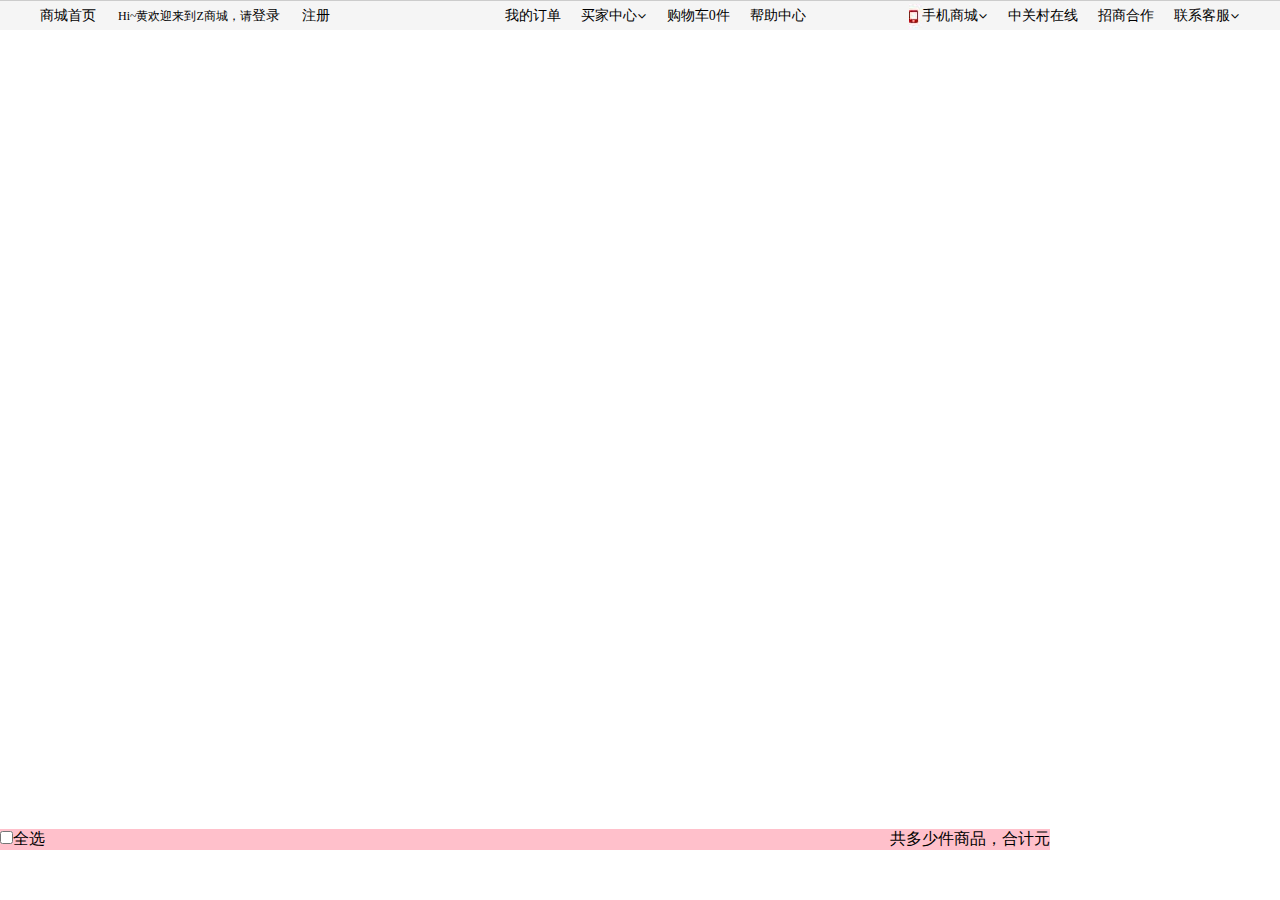
<file: html/shopcar.html>
<!DOCTYPE html>
<html lang="en">
<head>
    <meta charset="UTF-8">
    <meta name="viewport" content="width=device-width, initial-scale=1.0">
    <meta http-equiv="X-UA-Compatible" content="ie=edge">
    <link rel="stylesheet" href="../css/shopcar.css">
    <link rel="stylesheet" type="text/css" href="../font/iconfont.css">
    <title>Document</title>
</head>
<body>
    <header>
        <div class = "headerShow">
            <ul class = "headerLeft left">
                <li><a href="../index.html">商城首页</a></li>
                <li>Hi~黄欢迎来到Z商城，请<a href="">登录</a></li>
                <li> <a href="">注册</a></li>
            </ul>
            <ul class = "headerMid left">
                <li><a href="">我的订单</a></li>
                <li><a href="">买家中心<i class="iconfont">&#xe695;</i></a></li>
                <li><a href="">购物车0件</a></li>
                <li><a href="">帮助中心</a></li>
            </ul>
            <ul class = "headerRig right">
                <li class= "phone-shopping"><a href=""><img src="../img/h1.jpg">手机商城<i class="iconfont">&#xe695;</i></a></li>
                <li><a href="">中关村在线</a></li>
                <li><a href="">招商合作</a></li>
                <li><a href="">联系客服<i class="iconfont">&#xe695;</i></a></li>
            </ul>
            <div class= "header-qrcord">
                <img src="../img/qr1.png">
            </div>
        </div>
    </header>
    <section>
        <div class="shoplist">
            <!--
                '<div class="shop-item clearfix">'+
                    '<p class="fl"><input type="checkbox" class="ck"/></p>'+
                    '<img class="fl" src="img/'+ shopinfo.src +'" alt="" />'+
                    '<p class="fl">'+ shopinfo.name +'</p>'+
                    '<span class="fl">'+ shopinfo.price +'元</span>'+
                    '<p class="fl count" '+
                        'data-id="'+ shopinfo.id +'" '+
                        'data-price="'+ shopinfo.price +'" data-count="'+ shopinfo.count +'"'+
                        'data-name="'+ shopinfo.name +'" data-src="'+ shopinfo.src +'"'+
                        '>'+
                        '<span class="updateCount" data-number="1">+</span>'+
                        '<span class="shop-count">'+ shopinfo.count +'</span>'+
                        '<span class="updateCount" data-number="-1">-</span>'+
                    '</p>'+
                    '<em class="fl sumPrice">'+ (shopinfo.count * shopinfo.price) +'元</em>'+
                    '<i class="fl delBtn">删除</i>'+
                '</div>';
            -->
        </div>
        <div id="sum" class="clearfix">
            共多少<span class="count2"></span>件商品，合计<span class="money2"></span>元
            <label class="fl">
                <input id="selectAll" type="checkbox"/>全选
            </label>
        </div>
    </section>
</body>
</html>
<script src ="../js/shopcar.js"></script>
<script src ="../js/getData.js"></script>
<script src = "../js/jquery-1.11.1.min.js"></script>
<script>
    aa();
</script>
</file>
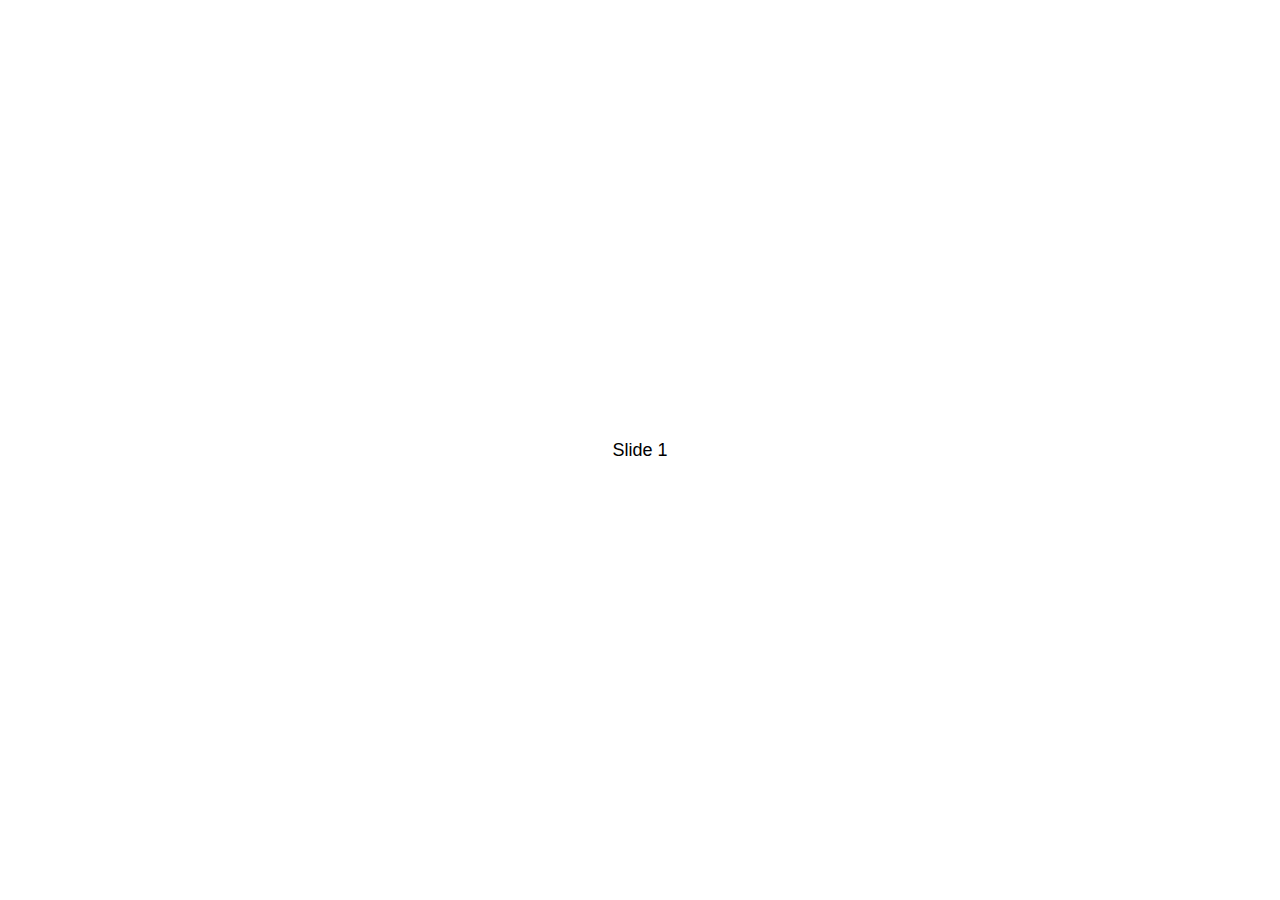
<file: swiper-4.4.2/demos/010-default.html>
<!DOCTYPE html>
<html lang="en">
<head>
  <meta charset="utf-8">
  <title>Swiper demo</title>
  <!-- Link Swiper's CSS -->
  <link rel="stylesheet" href="../dist/css/swiper.min.css">

  <!-- Demo styles -->
  <style>
    html, body {
      position: relative;
      height: 100%;
    }
    body {
      background: #eee;
      font-family: Helvetica Neue, Helvetica, Arial, sans-serif;
      font-size: 14px;
      color:#000;
      margin: 0;
      padding: 0;
    }
    .swiper-container {
      width: 100%;
      height: 100%;
    }
    .swiper-slide {
      text-align: center;
      font-size: 18px;
      background: #fff;

      /* Center slide text vertically */
      display: -webkit-box;
      display: -ms-flexbox;
      display: -webkit-flex;
      display: flex;
      -webkit-box-pack: center;
      -ms-flex-pack: center;
      -webkit-justify-content: center;
      justify-content: center;
      -webkit-box-align: center;
      -ms-flex-align: center;
      -webkit-align-items: center;
      align-items: center;
    }
  </style>
</head>
<body>
  <!-- Swiper -->
  <div class="swiper-container">
    <div class="swiper-wrapper">
      <div class="swiper-slide">Slide 1</div>
      <div class="swiper-slide">Slide 2</div>
      <div class="swiper-slide">Slide 3</div>
      <div class="swiper-slide">Slide 4</div>
      <div class="swiper-slide">Slide 5</div>
      <div class="swiper-slide">Slide 6</div>
      <div class="swiper-slide">Slide 7</div>
      <div class="swiper-slide">Slide 8</div>
      <div class="swiper-slide">Slide 9</div>
      <div class="swiper-slide">Slide 10</div>
    </div>
  </div>

  <!-- Swiper JS -->
  <script src="../dist/js/swiper.min.js"></script>

  <!-- Initialize Swiper -->
  <script>
    var swiper = new Swiper('.swiper-container');
  </script>
</body>
</html>
</file>
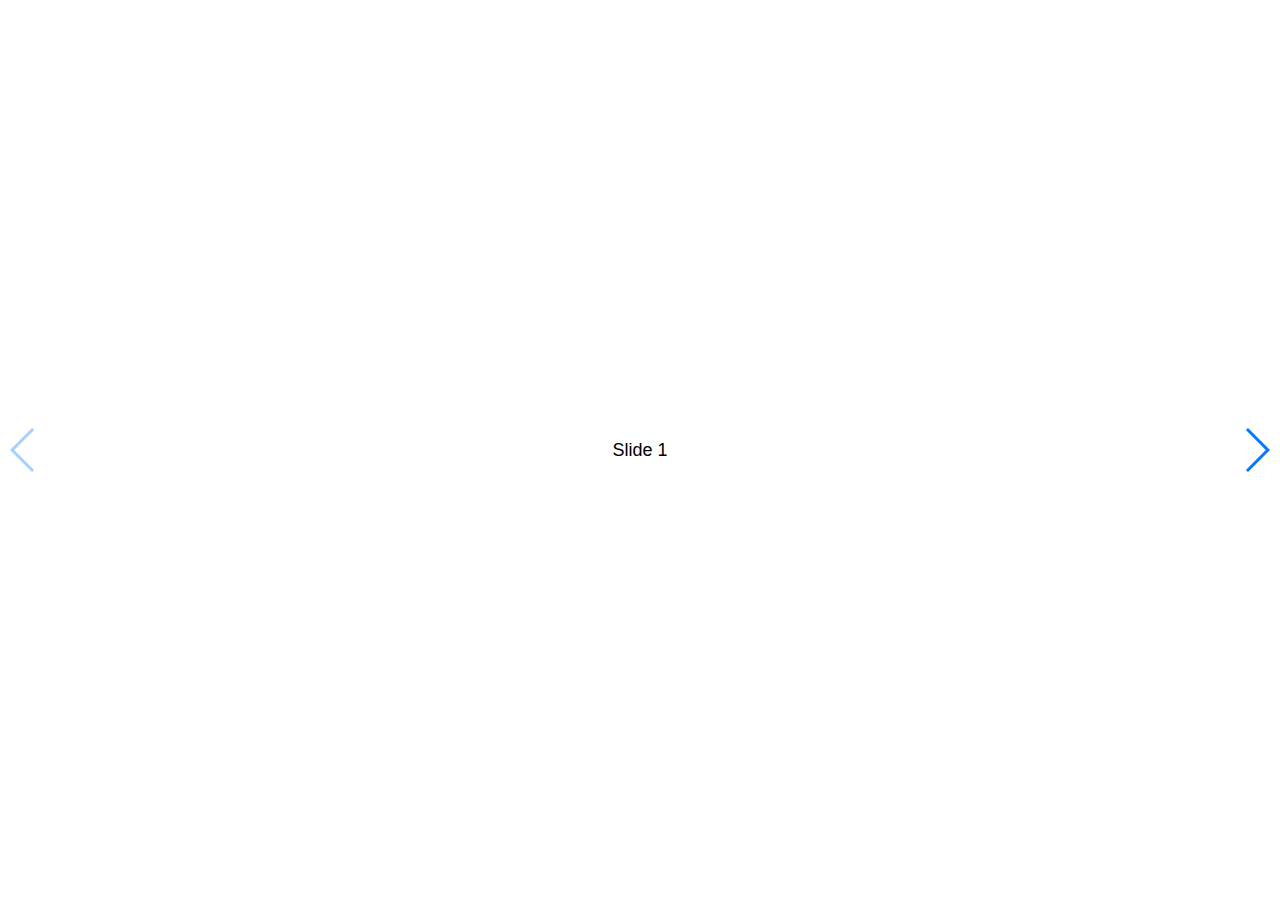
<file: swiper-4.4.2/demos/020-navigation.html>
<!DOCTYPE html>
<html lang="en">
<head>
  <meta charset="utf-8">
  <title>Swiper demo</title>
  <meta name="viewport" content="width=device-width, initial-scale=1, minimum-scale=1, maximum-scale=1">

  <!-- Link Swiper's CSS -->
  <link rel="stylesheet" href="../dist/css/swiper.min.css">

  <!-- Demo styles -->
  <style>
    html, body {
      position: relative;
      height: 100%;
    }
    body {
      background: #eee;
      font-family: Helvetica Neue, Helvetica, Arial, sans-serif;
      font-size: 14px;
      color:#000;
      margin: 0;
      padding: 0;
    }
    .swiper-container {
      width: 100%;
      height: 100%;
    }
    .swiper-slide {
      text-align: center;
      font-size: 18px;
      background: #fff;

      /* Center slide text vertically */
      display: -webkit-box;
      display: -ms-flexbox;
      display: -webkit-flex;
      display: flex;
      -webkit-box-pack: center;
      -ms-flex-pack: center;
      -webkit-justify-content: center;
      justify-content: center;
      -webkit-box-align: center;
      -ms-flex-align: center;
      -webkit-align-items: center;
      align-items: center;
    }
  </style>
</head>
<body>
  <!-- Swiper -->
  <div class="swiper-container">
    <div class="swiper-wrapper">
      <div class="swiper-slide">Slide 1</div>
      <div class="swiper-slide">Slide 2</div>
      <div class="swiper-slide">Slide 3</div>
      <div class="swiper-slide">Slide 4</div>
      <div class="swiper-slide">Slide 5</div>
      <div class="swiper-slide">Slide 6</div>
      <div class="swiper-slide">Slide 7</div>
      <div class="swiper-slide">Slide 8</div>
      <div class="swiper-slide">Slide 9</div>
      <div class="swiper-slide">Slide 10</div>
    </div>
    <!-- Add Arrows -->
    <div class="swiper-button-next"></div>
    <div class="swiper-button-prev"></div>
  </div>

  <!-- Swiper JS -->
  <script src="../dist/js/swiper.min.js"></script>

  <!-- Initialize Swiper -->
  <script>
    var swiper = new Swiper('.swiper-container', {
      navigation: {
        nextEl: '.swiper-button-next',
        prevEl: '.swiper-button-prev',
      },
    });
  </script>
</body>
</html>
</file>
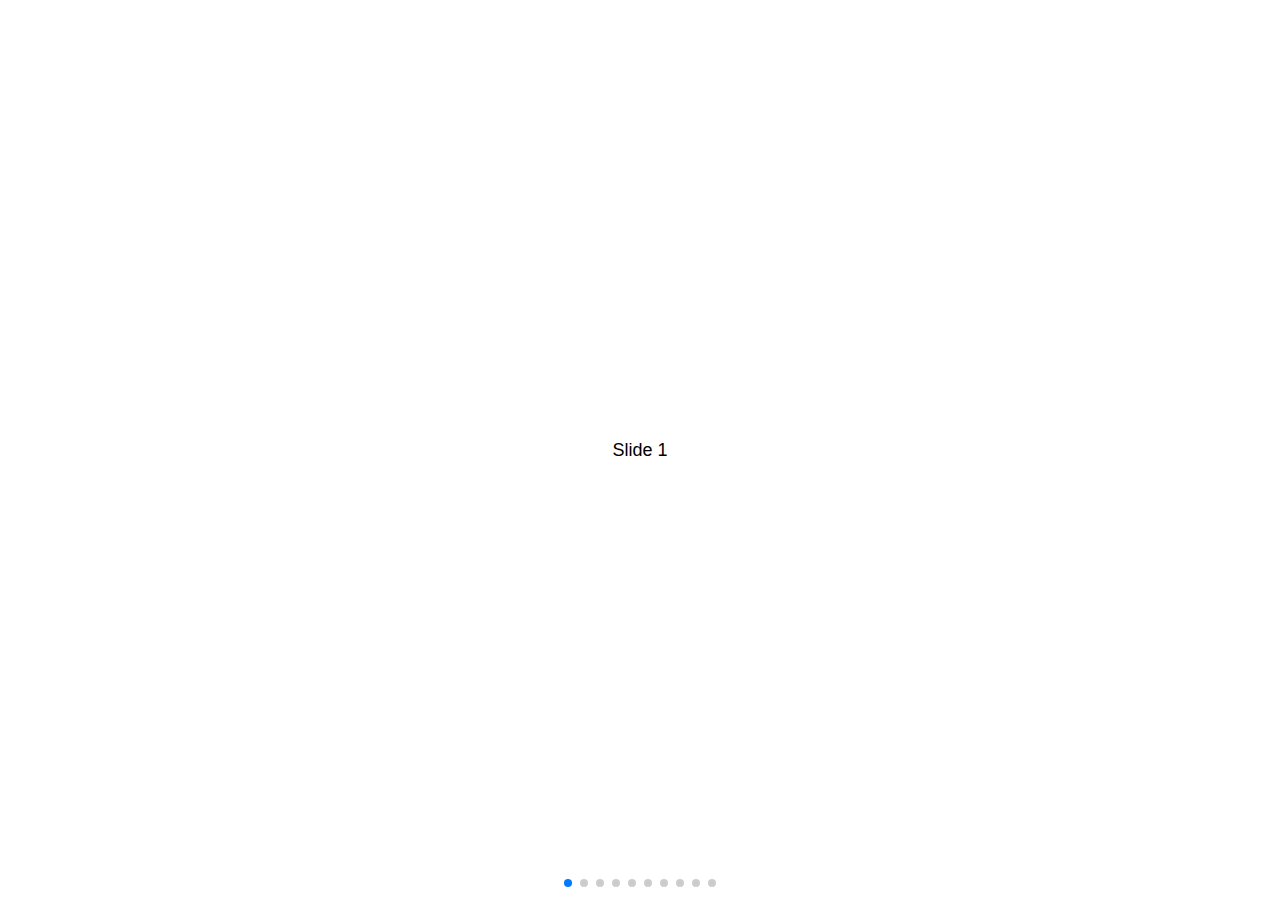
<file: swiper-4.4.2/demos/030-pagination.html>
<!DOCTYPE html>
<html lang="en">
<head>
  <meta charset="utf-8">
  <title>Swiper demo</title>
  <meta name="viewport" content="width=device-width, initial-scale=1, minimum-scale=1, maximum-scale=1">

  <!-- Link Swiper's CSS -->
  <link rel="stylesheet" href="../dist/css/swiper.min.css">

  <!-- Demo styles -->
  <style>
    html, body {
      position: relative;
      height: 100%;
    }
    body {
      background: #eee;
      font-family: Helvetica Neue, Helvetica, Arial, sans-serif;
      font-size: 14px;
      color:#000;
      margin: 0;
      padding: 0;
    }
    .swiper-container {
      width: 100%;
      height: 100%;
    }
    .swiper-slide {
      text-align: center;
      font-size: 18px;
      background: #fff;

      /* Center slide text vertically */
      display: -webkit-box;
      display: -ms-flexbox;
      display: -webkit-flex;
      display: flex;
      -webkit-box-pack: center;
      -ms-flex-pack: center;
      -webkit-justify-content: center;
      justify-content: center;
      -webkit-box-align: center;
      -ms-flex-align: center;
      -webkit-align-items: center;
      align-items: center;
    }
  </style>
</head>
<body>
  <!-- Swiper -->
  <div class="swiper-container">
    <div class="swiper-wrapper">
      <div class="swiper-slide">Slide 1</div>
      <div class="swiper-slide">Slide 2</div>
      <div class="swiper-slide">Slide 3</div>
      <div class="swiper-slide">Slide 4</div>
      <div class="swiper-slide">Slide 5</div>
      <div class="swiper-slide">Slide 6</div>
      <div class="swiper-slide">Slide 7</div>
      <div class="swiper-slide">Slide 8</div>
      <div class="swiper-slide">Slide 9</div>
      <div class="swiper-slide">Slide 10</div>
    </div>
    <!-- Add Pagination -->
    <div class="swiper-pagination"></div>
  </div>

  <!-- Swiper JS -->
  <script src="../dist/js/swiper.min.js"></script>

  <!-- Initialize Swiper -->
  <script>
    var swiper = new Swiper('.swiper-container', {
      pagination: {
        el: '.swiper-pagination',
      },
    });
  </script>
</body>
</html>
</file>
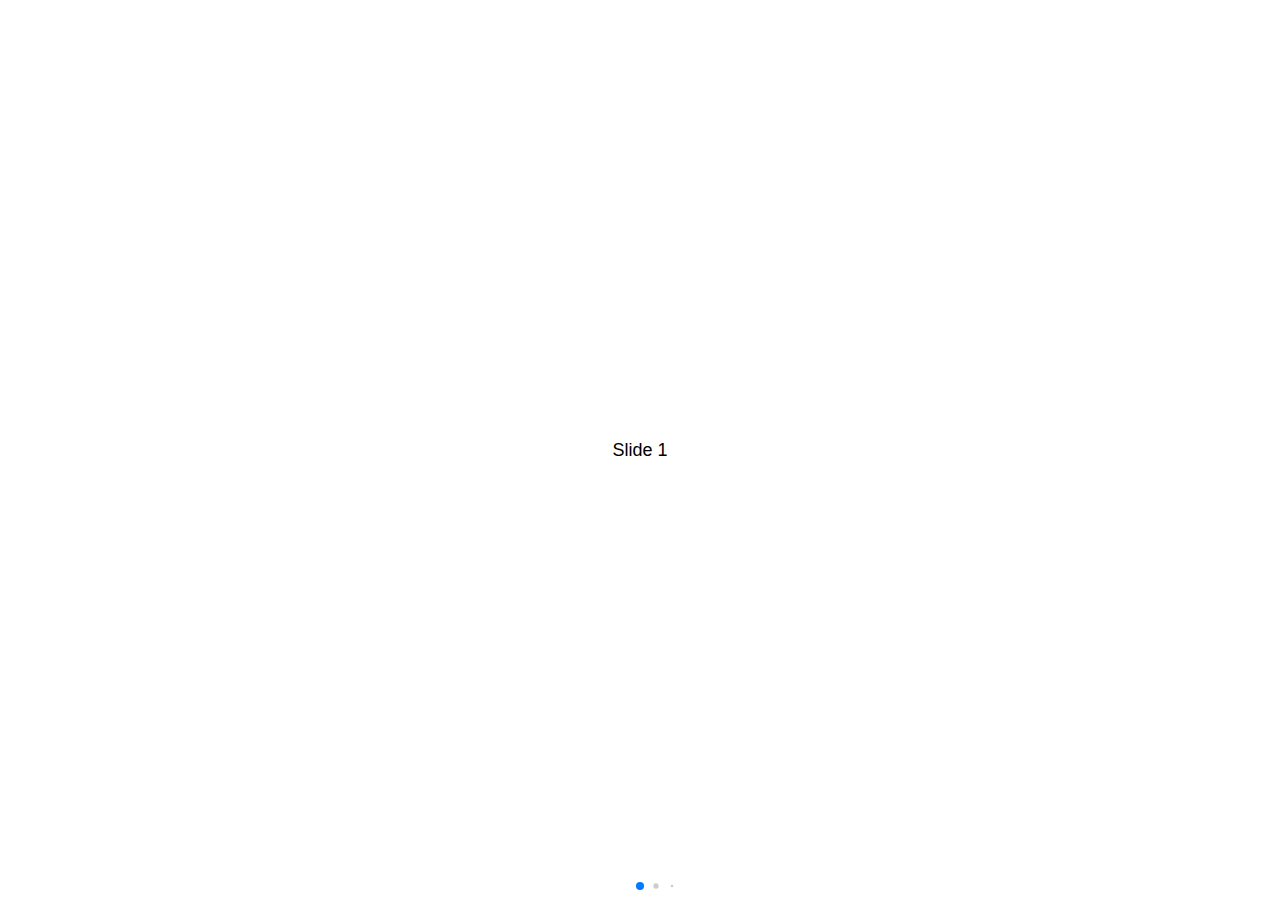
<file: swiper-4.4.2/demos/040-pagination-dynamic.html>
<!DOCTYPE html>
<html lang="en">
<head>
  <meta charset="utf-8">
  <title>Swiper demo</title>
  <meta name="viewport" content="width=device-width, initial-scale=1, minimum-scale=1, maximum-scale=1">

  <!-- Link Swiper's CSS -->
  <link rel="stylesheet" href="../dist/css/swiper.min.css">

  <!-- Demo styles -->
  <style>
    html, body {
      position: relative;
      height: 100%;
    }
    body {
      background: #eee;
      font-family: Helvetica Neue, Helvetica, Arial, sans-serif;
      font-size: 14px;
      color:#000;
      margin: 0;
      padding: 0;
    }
    .swiper-container {
      width: 100%;
      height: 100%;
    }
    .swiper-slide {
      text-align: center;
      font-size: 18px;
      background: #fff;

      /* Center slide text vertically */
      display: -webkit-box;
      display: -ms-flexbox;
      display: -webkit-flex;
      display: flex;
      -webkit-box-pack: center;
      -ms-flex-pack: center;
      -webkit-justify-content: center;
      justify-content: center;
      -webkit-box-align: center;
      -ms-flex-align: center;
      -webkit-align-items: center;
      align-items: center;
    }
  </style>
</head>
<body>
  <!-- Swiper -->
  <div class="swiper-container">
    <div class="swiper-wrapper">
      <div class="swiper-slide">Slide 1</div>
      <div class="swiper-slide">Slide 2</div>
      <div class="swiper-slide">Slide 3</div>
      <div class="swiper-slide">Slide 4</div>
      <div class="swiper-slide">Slide 5</div>
      <div class="swiper-slide">Slide 6</div>
      <div class="swiper-slide">Slide 7</div>
      <div class="swiper-slide">Slide 8</div>
      <div class="swiper-slide">Slide 9</div>
      <div class="swiper-slide">Slide 10</div>
    </div>
    <!-- Add Pagination -->
    <div class="swiper-pagination"></div>
  </div>

  <!-- Swiper JS -->
  <script src="../dist/js/swiper.min.js"></script>

  <!-- Initialize Swiper -->
  <script>
    var swiper = new Swiper('.swiper-container', {
      pagination: {
        el: '.swiper-pagination',
        dynamicBullets: true,
      },
    });
  </script>
</body>
</html>
</file>
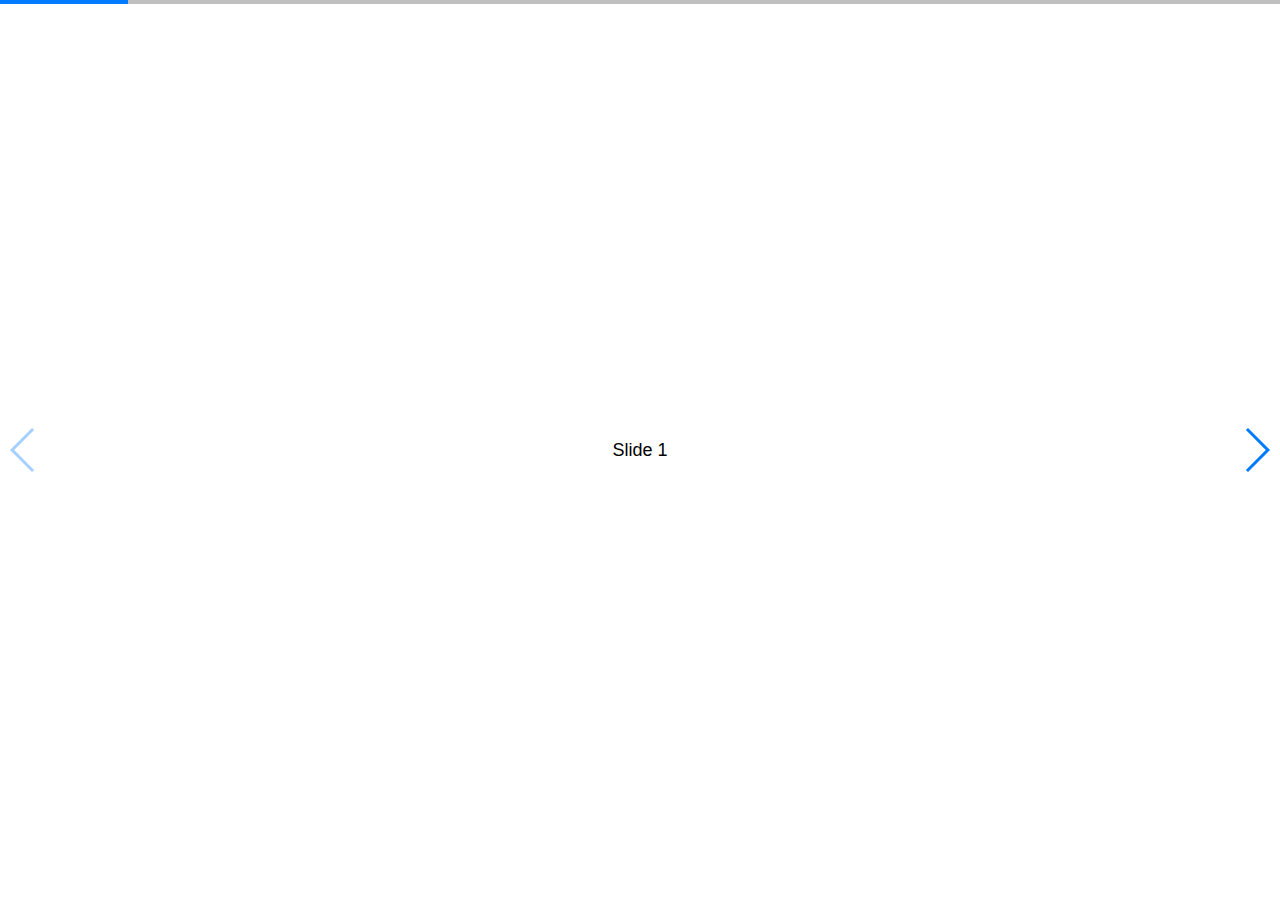
<file: swiper-4.4.2/demos/050-pagination-progress.html>
<!DOCTYPE html>
<html lang="en">
<head>
  <meta charset="utf-8">
  <title>Swiper demo</title>
  <!-- Link Swiper's CSS -->
  <link rel="stylesheet" href="../dist/css/swiper.min.css">

  <!-- Demo styles -->
  <style>
    html, body {
      position: relative;
      height: 100%;
    }
    body {
      background: #eee;
      font-family: Helvetica Neue, Helvetica, Arial, sans-serif;
      font-size: 14px;
      color:#000;
      margin: 0;
      padding: 0;
    }
    .swiper-container {
      width: 100%;
      height: 100%;
    }
    .swiper-slide {
      text-align: center;
      font-size: 18px;
      background: #fff;

      /* Center slide text vertically */
      display: -webkit-box;
      display: -ms-flexbox;
      display: -webkit-flex;
      display: flex;
      -webkit-box-pack: center;
      -ms-flex-pack: center;
      -webkit-justify-content: center;
      justify-content: center;
      -webkit-box-align: center;
      -ms-flex-align: center;
      -webkit-align-items: center;
      align-items: center;
    }
  </style>
</head>
<body>
  <!-- Swiper -->
  <div class="swiper-container">
    <div class="swiper-wrapper">
      <div class="swiper-slide">Slide 1</div>
      <div class="swiper-slide">Slide 2</div>
      <div class="swiper-slide">Slide 3</div>
      <div class="swiper-slide">Slide 4</div>
      <div class="swiper-slide">Slide 5</div>
      <div class="swiper-slide">Slide 6</div>
      <div class="swiper-slide">Slide 7</div>
      <div class="swiper-slide">Slide 8</div>
      <div class="swiper-slide">Slide 9</div>
      <div class="swiper-slide">Slide 10</div>
    </div>
    <!-- Add Pagination -->
    <div class="swiper-pagination"></div>
    <!-- Add Arrows -->
    <div class="swiper-button-next"></div>
    <div class="swiper-button-prev"></div>
  </div>

  <!-- Swiper JS -->
  <script src="../dist/js/swiper.min.js"></script>

  <!-- Initialize Swiper -->
  <script>
    var swiper = new Swiper('.swiper-container', {
      pagination: {
        el: '.swiper-pagination',
        type: 'progressbar',
      },
      navigation: {
        nextEl: '.swiper-button-next',
        prevEl: '.swiper-button-prev',
      },
    });
  </script>
</body>
</html>
</file>
<file: font/iconfont.css>
@font-face {font-family: "iconfont";
  src: url('iconfont.eot?t=1543407034770'); /* IE9*/
  src: url('iconfont.eot?t=1543407034770#iefix') format('embedded-opentype'), /* IE6-IE8 */
  url('[data-uri]') format('woff'),
  url('iconfont.ttf?t=1543407034770') format('truetype'), /* chrome, firefox, opera, Safari, Android, iOS 4.2+*/
  url('iconfont.svg?t=1543407034770#iconfont') format('svg'); /* iOS 4.1- */
}

.iconfont {
  font-family:"iconfont" !important;
  font-size:16px;
  font-style:normal;
  -webkit-font-smoothing: antialiased;
  -moz-osx-font-smoothing: grayscale;
}

.icon-weibiaoti2:before { content: "\e63b"; }

.icon-8:before { content: "\e6c9"; }

.icon-kefu:before { content: "\e603"; }

.icon-zhineng:before { content: "\e66d"; }

.icon-diy:before { content: "\e632"; }

.icon-jiantouarrow483:before { content: "\e695"; }

.icon-xiazai1:before { content: "\e602"; }

.icon-dingdan:before { content: "\e62e"; }

.icon-shouji:before { content: "\e607"; }

.icon-weibiaoti2fuzhi03:before { content: "\e611"; }

.icon-shouji1:before { content: "\e637"; }

.icon-rightarrow:before { content: "\e626"; }

.icon-youxishoubing:before { content: "\e644"; }

.icon-jiantoushang:before { content: "\e62c"; }

.icon-youhuiquan:before { content: "\e650"; }

.icon-baobao:before { content: "\e620"; }

.icon-xiyiji:before { content: "\e661"; }

.icon-qiqiu:before { content: "\e613"; }

.icon-shoucang:before { content: "\e681"; }

.icon-weibiaoti--fuben-:before { content: "\e64a"; }

.icon-diannao:before { content: "\e638"; }

.icon-zuji:before { content: "\e631"; }
</file>
<file: css/details.css>
* {
  margin: 0;
  padding: 0;
}

li {
  list-style: none;
}

.left {
  float: left;
}

.right {
  float: right;
}

img {
  vertical-align: middle;
}

html, body {
  height: 100%;
  position: relative;
}

a {
  text-decoration: none;
  font-size: 14px;
  color: black;
}

header {
  height: 29;
  background: #f5f5f5;
  border-top: 1px solid #ccc;
}
header .headerShow {
  width: 1200px;
  height: 29px;
  margin: 0 auto;
  background: #f5f5f5;
  position: relative;
}
header .headerShow .header-qrcord {
  position: absolute;
  top: 29px;
  left: 855px;
  display: none;
}
header .headerShow .headerLeft li {
  margin-right: 22px;
}
header .headerShow .headerMid {
  margin-left: 153px;
}
header .headerShow .headerMid li {
  margin-right: 20px;
}
header .headerShow .headerRig img {
  vertical-align: middle;
}
header .headerShow .headerRig li {
  margin-left: 20px;
}
header .headerShow i {
  font-size: 10px;
}
header a:hover {
  text-decoration: underline;
}

header li {
  font-size: 12px;
  float: left;
  line-height: 29px;
}

#rightNav {
  position: fixed;
  top: 0;
  right: 0;
  width: 37px;
  height: 100%;
  background: #2d2d2d;
  z-index: 10;
}
#rightNav .right-box {
  width: 37px;
  height: 266px;
  margin-top: -250px;
  position: absolute;
  top: 50%;
}
#rightNav .right-box div {
  width: 37px;
  height: 37px;
  margin-bottom: 12px;
}
#rightNav .right-box .zc-number-f {
  position: relative;
}
#rightNav .right-box .icon1 {
  background: url(http://icon.zol-img.com.cn/newshop/shop/MarketingTool/setcoupon/bar_ico.png) no-repeat;
}
#rightNav .right-box .icon2 {
  background: url(http://icon.zol-img.com.cn/newshop/shop/MarketingTool/setcoupon/bar_ico.png) no-repeat;
  background-position: 0 -74px;
}
#rightNav .right-box .icon3 {
  background: url(http://icon.zol-img.com.cn/newshop/shop/MarketingTool/setcoupon/bar_ico.png) no-repeat;
  background-position: 0 -111px;
}
#rightNav .right-box .zc-number {
  position: absolute;
  top: 4px;
  right: 3px;
  padding: 1px 4px 0;
  height: 13px;
  font: 12px/13px Arial;
  background: #f33;
  color: #fff;
  border-radius: 10px;
}
#rightNav .right-box .icon4 {
  background: url(http://icon.zol-img.com.cn/newshop/shop/MarketingTool/setcoupon/bar_ico.png) no-repeat;
  background-position: 0 -693px;
}

.top {
  height: 60px;
  padding: 30px 0;
}
.top .topShow {
  width: 94%;
  height: 100%;
  margin: 0 auto;
}
.top .topShow .city-location {
  width: 28px;
  height: 26px;
  border: 1px solid #ccc;
  margin-top: 10px;
  margin-left: 20px;
  padding-left: 12px;
  padding-right: 26px;
}
.top .topShow .city-location .city-name {
  width: 28px;
  height: 26px;
  font-size: 12px;
}
.top .topShow .quick-entry {
  width: 307px;
  height: 36px;
  padding-top: 12px;
  margin-left: 65px;
}
.top .topShow .quick-entry a {
  display: block;
  line-height: 36px;
  margin-left: 20px;
  float: right;
  text-align: center;
}
.top .topShow .quick-entry .order {
  width: 84x;
  height: 36px;
}
.top .topShow .quick-entry .coupon {
  width: 97px;
  height: 36px;
}
.top .topShow .quick-entry .car {
  width: 66px;
  height: 36px;
}
.top .topShow .search-box {
  position: relative;
  width: 536px;
  height: 32px;
  border: 2px solid #ec3639;
  margin-top: 12px;
}
.top .topShow .search-box .search-text {
  display: inline-block;
  width: 441px;
  height: 20px;
  padding: 6px 10px;
  border: none;
}
.top .topShow .search-box .search-btn {
  width: 75px;
  height: 32px;
  border: none;
  background: #ec3639;
  position: absolute;
  top: 0;
  left: 461px;
}

.navMid {
  height: 39px;
}
.navMid .navShow {
  width: 1200px;
  height: 39px;
  margin: 0 auto;
}
.navMid .navShow .category-body {
  position: relative;
  height: 39px;
  width: 160px;
}
.navMid .navShow .category-body .nav-header {
  position: absolute;
  left: 180px;
  width: 1020px;
  height: 39px;
}
.navMid .navShow .category-body .nav-header li {
  float: left;
  width: 56px;
  height: 39px;
  padding-right: 30px;
}
.navMid .navShow .category-body .nav-header li a {
  display: block;
  width: 92px;
  height: 39px;
  padding: 0 10px;
  font-size: 18px;
  line-height: 36px;
}
.navMid .navShow .category-body .nav-header li a:hover {
  color: red;
  text-decoration: underline;
}
.navMid .navShow .category-body .nav-header .w92 {
  width: 92px;
}
.navMid .navShow .category-body .category-nav {
  position: relative;
  width: 108px;
  height: 39px;
  background: #ec3639;
  padding-left: 52px;
}
.navMid .navShow .category-body .category-nav i {
  position: absolute;
  top: 14px;
  left: 26px;
  color: white;
}
.navMid .navShow .category-body .category-nav .category-text {
  text-align: center;
  line-height: 39px;
  color: white;
}
.navMid .navShow .category-body .category-list {
  width: 160px;
  height: 400px;
  position: absolute;
  top: 39px;
  background: #4d4d4d;
  display: none;
}
.navMid .navShow .category-body .category-list .category-ch {
  padding-left: 15px;
  margin: 0 10px;
  width: 135px;
  height: 54px;
  background: #4d4d4d;
}
.navMid .navShow .category-body .category-list .category-ch i {
  margin-right: 5px;
  font-size: 18px;
  color: #fff;
}
.navMid .navShow .category-body .category-list .category-ch a {
  height: 54px;
  line-height: 54px;
  font-size: 16px;
  color: #fff;
}
.navMid .navShow .category-body .category-list .category-ch a:hover {
  color: red;
  text-decoration: underline;
}

.wraper {
  width: 1200px;
  margin: 0 auto;
}
.wraper .wraper-top {
  width: 1208px;
  height: 32px;
  margin-left: -8px;
  font: 12px/32px SimSun;
  color: #999;
}
.wraper .wraper-top a {
  margin: 0 8px;
}
.wraper .wraper-body {
  border: 1px solid #ededed;
  overflow: hidden;
  width: 1000px;
  float: left;
  font: 12px/1.5 "Microsoft YaHei";
  color: #333;
}
.wraper .wraper-body .wraper-body-all {
  width: 400px;
  height: 552px;
  padding: 10px 0 0 20px;
  float: left;
  position: relative;
}
.wraper .wraper-body .wraper-body-all .wraper-body-img {
  position: relative;
  width: 400px;
  height: 400px;
  margin-bottom: 10px;
}
.wraper .wraper-body .wraper-body-all .wraper-body-img .wraper-a {
  width: 400px;
  height: 400px;
  display: none;
  position: absolute;
  left: 0;
  top: 0;
}
.wraper .wraper-body .wraper-body-all .wraper-body-img .wraper-a:first-child {
  display: block;
}
.wraper .wraper-body .wraper-body-all .wraper-body-img .wraper-mark {
  width: 198.5px;
  height: 198.5px;
  position: absolute;
  left: 0;
  top: 0;
  background: rgba(255, 255, 255, 0.2);
  display: none;
}
.wraper .wraper-body .wraper-body-all .wraper-bigimg {
  width: 400px;
  height: 400px;
  position: absolute;
  top: 10px;
  left: 415px;
  border: 1px solid #ddd;
  overflow: hidden;
  display: none;
  z-index: 100;
}
.wraper .wraper-body .wraper-body-all .wraper-bigimg img {
  position: absolute;
  left: 0;
  right: 0;
  display: none;
}
.wraper .wraper-body .wraper-body-all .wraper-bigimg img:first-child {
  display: block;
}
.wraper .wraper-body .wraper-body-all .wraper-focus {
  width: 400px;
  height: 70px;
}
.wraper .wraper-body .wraper-body-all .wraper-focus ul {
  width: 415px;
  height: 70px;
  padding-left: 1px;
}
.wraper .wraper-body .wraper-body-all .wraper-focus ul li {
  float: left;
  width: 70px;
  height: 70px;
  margin: 0 12px 0 0;
  position: relative;
}
.wraper .wraper-body .wraper-body-all .wraper-focus ul li a {
  display: block;
  width: 70px;
  height: 70px;
}
.wraper .wraper-body .wraper-body-all .wraper-focus ul li span {
  width: 70px;
  height: 70px;
  border: 2px solid red;
  display: none;
  position: absolute;
  left: 0;
  top: 0;
}
.wraper .wraper-body .wraper-body-else {
  width: 530px;
  padding: 10px 20px 0 0;
  height: 881px;
  float: right;
}
.wraper .wraper-body .wraper-body-else .else-title {
  width: 530px;
  height: 44px;
  padding: 7px 0 0 0;
  margin: 0 0 10px 0;
  font: 16px/22px "Microsoft YaHei";
}
.wraper .wraper-body .wraper-body-else .else-title .else-sp {
  font: 14px;
  color: #999;
  display: block;
}
.wraper .wraper-body .wraper-body-else .else-body {
  width: 510px;
  height: 48px;
  padding: 0 10px;
  background: #c00;
}
.wraper .wraper-body .wraper-body-else .else-body .else-body-log {
  display: inline-block;
  width: 125px;
  height: 48px;
  background: url(http://icon.zol-img.com.cn/newshop/shop/detail/tuan/mall.png) no-repeat;
  background-position: left center;
  margin-left: -30px;
  float: left;
  text-align: right;
  font-size: 18px;
  vertical-align: middle;
  line-height: 48px;
  color: white;
}
.wraper .wraper-body .wraper-body-else .else-body .else-body-tim {
  margin: 0 0 0 4px;
  display: inline-block;
  width: 44px;
  height: 48px;
  float: left;
  background: url(http://icon.zol-img.com.cn/newshop/shop/detail/tuan/group.png) no-repeat;
  background-position: left center;
}
.wraper .wraper-body .wraper-body-else .else-body .else-body-right {
  width: 189px;
  height: 48px;
  float: right;
}
.wraper .wraper-body .wraper-body-else .else-body .else-body-right .else-right-body {
  height: 189px;
  height: 24px;
  margin: 12px 0 0 0;
  font-size: 14px;
  color: #fff;
  line-height: 24px;
}
.wraper .wraper-body .wraper-body-else .else-body .else-body-right .else-right-body span {
  text-align: center;
}
.wraper .wraper-body .wraper-body-else .else-body .else-body-right .else-right-body .tim-h {
  display: inline-block;
  width: 20px;
  height: 24px;
  background: white;
  color: #c00;
}
.wraper .wraper-body .wraper-body-else .else-body .else-body-right .else-right-body .tim-m {
  display: inline-block;
  width: 20px;
  height: 24px;
  background: white;
  color: #c00;
}
.wraper .wraper-body .wraper-body-else .else-body .else-body-right .else-right-body .tim-s {
  display: inline-block;
  width: 20px;
  height: 24px;
  background: white;
  color: #c00;
}
.wraper .wraper-body .wraper-body-else .else-price {
  width: 510px;
  height: 30px;
  padding: 5px 10px;
  background: #f7f7f7;
}
.wraper .wraper-body .wraper-body-else .else-price .else-price-dl {
  width: 430px;
  height: 30px;
  padding: 0 0 0 75px;
  position: relative;
}
.wraper .wraper-body .wraper-body-else .else-price .else-price-dl .else-price-dt {
  width: 65px;
  height: 30px;
  position: absolute;
  top: 0;
  left: 0;
}
.wraper .wraper-body .wraper-body-else .else-infor {
  width: 530px;
  height: 635px;
  padding: 10px 0 20px 0;
}
.wraper .wraper-body .wraper-body-else .else-infor .else-num-dd {
  width: 530px;
  height: 32px;
}
.wraper .wraper-body .wraper-body-else .else-infor .else-num-dd .else-num-btn {
  width: 455px;
  height: 32px;
  padding: 0 0 0 75px;
}
.wraper .wraper-body .wraper-body-else .else-infor .else-num-dd .else-num-btn .else-num-d {
  width: 102px;
  height: 28px;
  margin: 0 10px 0 0;
  border: 1px solid #ccc;
}
.wraper .wraper-body .wraper-body-else .else-infor .else-num-dd .else-num-btn .else-num-d span {
  width: 28px;
  height: 28px;
  display: block;
  float: left;
  line-height: 28px;
  text-align: center;
}
.wraper .wraper-body .wraper-body-else .else-infor .else-num-dd .else-num-btn .else-num-d .else-text {
  width: 44px;
  height: 28px;
  border: 1px solid #ccc;
  border-top: none;
  border-bottom: none;
  float: left;
  text-align: center;
}
.wraper .wraper-body .wraper-body-else .else-infor .else-btn {
  width: 465px;
  height: 50px;
  padding: 30px 0 0 65px;
}
.wraper .wraper-body .wraper-body-else .else-infor .else-btn div {
  float: left;
  text-align: center;
}
.wraper .wraper-body .wraper-body-else .else-infor .else-btn .qr-btn {
  width: 140px;
  height: 50px;
  margin: 0 10px 0 0;
  color: #fff;
  background: #c00;
  font: 18px/50px "Microsoft YaHei";
}
.wraper .wraper-body .wraper-body-else .else-infor .else-btn .car-btn {
  width: 138px;
  height: 48px;
  border: 1px solid #ffd9d9;
  background-color: #ffeded;
  color: #c00;
  line-height: 48px;
  font: 18px/50px "Microsoft YaHei";
}

/*# sourceMappingURL=details.css.map */
</file>
<file: css/shopcar.css>
* {
  margin: 0;
  padding: 0;
}

li {
  list-style: none;
}

.left {
  float: left;
}

.right {
  float: right;
}

img {
  vertical-align: middle;
}

html, body {
  height: 100%;
  position: relative;
}

a {
  text-decoration: none;
  font-size: 14px;
  color: black;
}

header {
  height: 29;
  background: #f5f5f5;
  border-top: 1px solid #ccc;
}
header .headerShow {
  width: 1200px;
  height: 29px;
  margin: 0 auto;
  background: #f5f5f5;
  position: relative;
}
header .headerShow .header-qrcord {
  position: absolute;
  top: 29px;
  left: 855px;
  display: none;
}
header .headerShow .headerLeft li {
  margin-right: 22px;
}
header .headerShow .headerMid {
  margin-left: 153px;
}
header .headerShow .headerMid li {
  margin-right: 20px;
}
header .headerShow .headerRig img {
  vertical-align: middle;
}
header .headerShow .headerRig li {
  margin-left: 20px;
}
header .headerShow i {
  font-size: 10px;
}
header a:hover {
  text-decoration: underline;
}

header li {
  font-size: 12px;
  float: left;
  line-height: 29px;
}

.shoplist {
  width: 1050px;
}

.shop-item {
  width: 100%;
  /*border: 1px solid #d1d1d1;*/
  margin: 20px auto;
  text-align: center;
}

.fl {
  float: left;
}

.shop-item input[type="checkbox"] {
  width: 30px;
  height: 30px;
}
.shop-item .fl {
  padding: 10px;
  width: 129px;
  display: block;
  font-style: normal;
  height: 150px;
  border: 1px solid #d1d1d1;
  margin-left: -1px;
}
.shop-item .fl:after {
  content: "";
  display: inline-block;
  vertical-align: middle;
  height: 100%;
}
.shop-item .count span {
  display: inline-block;
  width: 30px;
  height: 30px;
  border: 1px solid #d1d1d1;
  line-height: 30px;
  cursor: pointer;
  margin-left: 5px;
}

#sum {
  position: fixed;
  bottom: 0;
  width: 1050px;
  margin: 10px auto 50px;
  text-align: right;
  background: pink;
}

/*# sourceMappingURL=shopcar.css.map */
</file>
<file: font/demo.css>
*{margin: 0;padding: 0;list-style: none;}
/*
KISSY CSS Reset
理念：1. reset 的目的不是清除浏览器的默认样式，这仅是部分工作。清除和重置是紧密不可分的。
2. reset 的目的不是让默认样式在所有浏览器下一致，而是减少默认样式有可能带来的问题。
3. reset 期望提供一套普适通用的基础样式。但没有银弹，推荐根据具体需求，裁剪和修改后再使用。
特色：1. 适应中文；2. 基于最新主流浏览器。
维护：玉伯<lifesinger@gmail.com>, 正淳<ragecarrier@gmail.com>
 */

/** 清除内外边距 **/
body, h1, h2, h3, h4, h5, h6, hr, p, blockquote, /* structural elements 结构元素 */
dl, dt, dd, ul, ol, li, /* list elements 列表元素 */
pre, /* text formatting elements 文本格式元素 */
form, fieldset, legend, button, input, textarea, /* form elements 表单元素 */
th, td /* table elements 表格元素 */ {
  margin: 0;
  padding: 0;
}

/** 设置默认字体 **/
body,
button, input, select, textarea /* for ie */ {
  font: 12px/1.5 tahoma, arial, \5b8b\4f53, sans-serif;
}
h1, h2, h3, h4, h5, h6 { font-size: 100%; }
address, cite, dfn, em, var { font-style: normal; } /* 将斜体扶正 */
code, kbd, pre, samp { font-family: courier new, courier, monospace; } /* 统一等宽字体 */
small { font-size: 12px; } /* 小于 12px 的中文很难阅读，让 small 正常化 */

/** 重置列表元素 **/
ul, ol { list-style: none; }

/** 重置文本格式元素 **/
a { text-decoration: none; }
a:hover { text-decoration: underline; }


/** 重置表单元素 **/
legend { color: #000; } /* for ie6 */
fieldset, img { border: 0; } /* img 搭车：让链接里的 img 无边框 */
button, input, select, textarea { font-size: 100%; } /* 使得表单元素在 ie 下能继承字体大小 */
/* 注：optgroup 无法扶正 */

/** 重置表格元素 **/
table { border-collapse: collapse; border-spacing: 0; }

/* 清除浮动 */
.ks-clear:after, .clear:after {
  content: '\20';
  display: block;
  height: 0;
  clear: both;
}
.ks-clear, .clear {
  *zoom: 1;
}

.main {
  padding: 30px 100px;
width: 960px;
margin: 0 auto;
}
.main h1{font-size:36px; color:#333; text-align:left;margin-bottom:30px; border-bottom: 1px solid #eee;}

.helps{margin-top:40px;}
.helps pre{
  padding:20px;
  margin:10px 0;
  border:solid 1px #e7e1cd;
  background-color: #fffdef;
  overflow: auto;
}

.icon_lists{
  width: 100% !important;

}

.icon_lists li{
  float:left;
  width: 100px;
  height:180px;
  text-align: center;
  list-style: none !important;
}
.icon_lists .icon{
  font-size: 42px;
  line-height: 100px;
  margin: 10px 0;
  color:#333;
  -webkit-transition: font-size 0.25s ease-out 0s;
  -moz-transition: font-size 0.25s ease-out 0s;
  transition: font-size 0.25s ease-out 0s;

}
.icon_lists .icon:hover{
  font-size: 100px;
}



.markdown {
  color: #666;
  font-size: 14px;
  line-height: 1.8;
}

.highlight {
  line-height: 1.5;
}

.markdown img {
  vertical-align: middle;
  max-width: 100%;
}

.markdown h1 {
  color: #404040;
  font-weight: 500;
  line-height: 40px;
  margin-bottom: 24px;
}

.markdown h2,
.markdown h3,
.markdown h4,
.markdown h5,
.markdown h6 {
  color: #404040;
  margin: 1.6em 0 0.6em 0;
  font-weight: 500;
  clear: both;
}

.markdown h1 {
  font-size: 28px;
}

.markdown h2 {
  font-size: 22px;
}

.markdown h3 {
  font-size: 16px;
}

.markdown h4 {
  font-size: 14px;
}

.markdown h5 {
  font-size: 12px;
}

.markdown h6 {
  font-size: 12px;
}

.markdown hr {
  height: 1px;
  border: 0;
  background: #e9e9e9;
  margin: 16px 0;
  clear: both;
}

.markdown p,
.markdown pre {
  margin: 1em 0;
}

.markdown > p,
.markdown > blockquote,
.markdown > .highlight,
.markdown > ol,
.markdown > ul {
  width: 80%;
}

.markdown ul > li {
  list-style: circle;
}

.markdown > ul li,
.markdown blockquote ul > li {
  margin-left: 20px;
  padding-left: 4px;
}

.markdown > ul li p,
.markdown > ol li p {
  margin: 0.6em 0;
}

.markdown ol > li {
  list-style: decimal;
}

.markdown > ol li,
.markdown blockquote ol > li {
  margin-left: 20px;
  padding-left: 4px;
}

.markdown code {
  margin: 0 3px;
  padding: 0 5px;
  background: #eee;
  border-radius: 3px;
}

.markdown pre {
  border-radius: 6px;
  background: #f7f7f7;
  padding: 20px;
}

.markdown pre code {
  border: none;
  background: #f7f7f7;
  margin: 0;
}

.markdown strong,
.markdown b {
  font-weight: 600;
}

.markdown > table {
  border-collapse: collapse;
  border-spacing: 0px;
  empty-cells: show;
  border: 1px solid #e9e9e9;
  width: 95%;
  margin-bottom: 24px;
}

.markdown > table th {
  white-space: nowrap;
  color: #333;
  font-weight: 600;

}

.markdown > table th,
.markdown > table td {
  border: 1px solid #e9e9e9;
  padding: 8px 16px;
  text-align: left;
}

.markdown > table th {
  background: #F7F7F7;
}

.markdown blockquote {
  font-size: 90%;
  color: #999;
  border-left: 4px solid #e9e9e9;
  padding-left: 0.8em;
  margin: 1em 0;
  font-style: italic;
}

.markdown blockquote p {
  margin: 0;
}

.markdown .anchor {
  opacity: 0;
  transition: opacity 0.3s ease;
  margin-left: 8px;
}

.markdown .waiting {
  color: #ccc;
}

.markdown h1:hover .anchor,
.markdown h2:hover .anchor,
.markdown h3:hover .anchor,
.markdown h4:hover .anchor,
.markdown h5:hover .anchor,
.markdown h6:hover .anchor {
  opacity: 1;
  display: inline-block;
}

.markdown > br,
.markdown > p > br {
  clear: both;
}


.hljs {
  display: block;
  background: white;
  padding: 0.5em;
  color: #333333;
  overflow-x: auto;
}

.hljs-comment,
.hljs-meta {
  color: #969896;
}

.hljs-string,
.hljs-variable,
.hljs-template-variable,
.hljs-strong,
.hljs-emphasis,
.hljs-quote {
  color: #df5000;
}

.hljs-keyword,
.hljs-selector-tag,
.hljs-type {
  color: #a71d5d;
}

.hljs-literal,
.hljs-symbol,
.hljs-bullet,
.hljs-attribute {
  color: #0086b3;
}

.hljs-section,
.hljs-name {
  color: #63a35c;
}

.hljs-tag {
  color: #333333;
}

.hljs-title,
.hljs-attr,
.hljs-selector-id,
.hljs-selector-class,
.hljs-selector-attr,
.hljs-selector-pseudo {
  color: #795da3;
}

.hljs-addition {
  color: #55a532;
  background-color: #eaffea;
}

.hljs-deletion {
  color: #bd2c00;
  background-color: #ffecec;
}

.hljs-link {
  text-decoration: underline;
}

pre{
  background: #fff;
}
</file>
